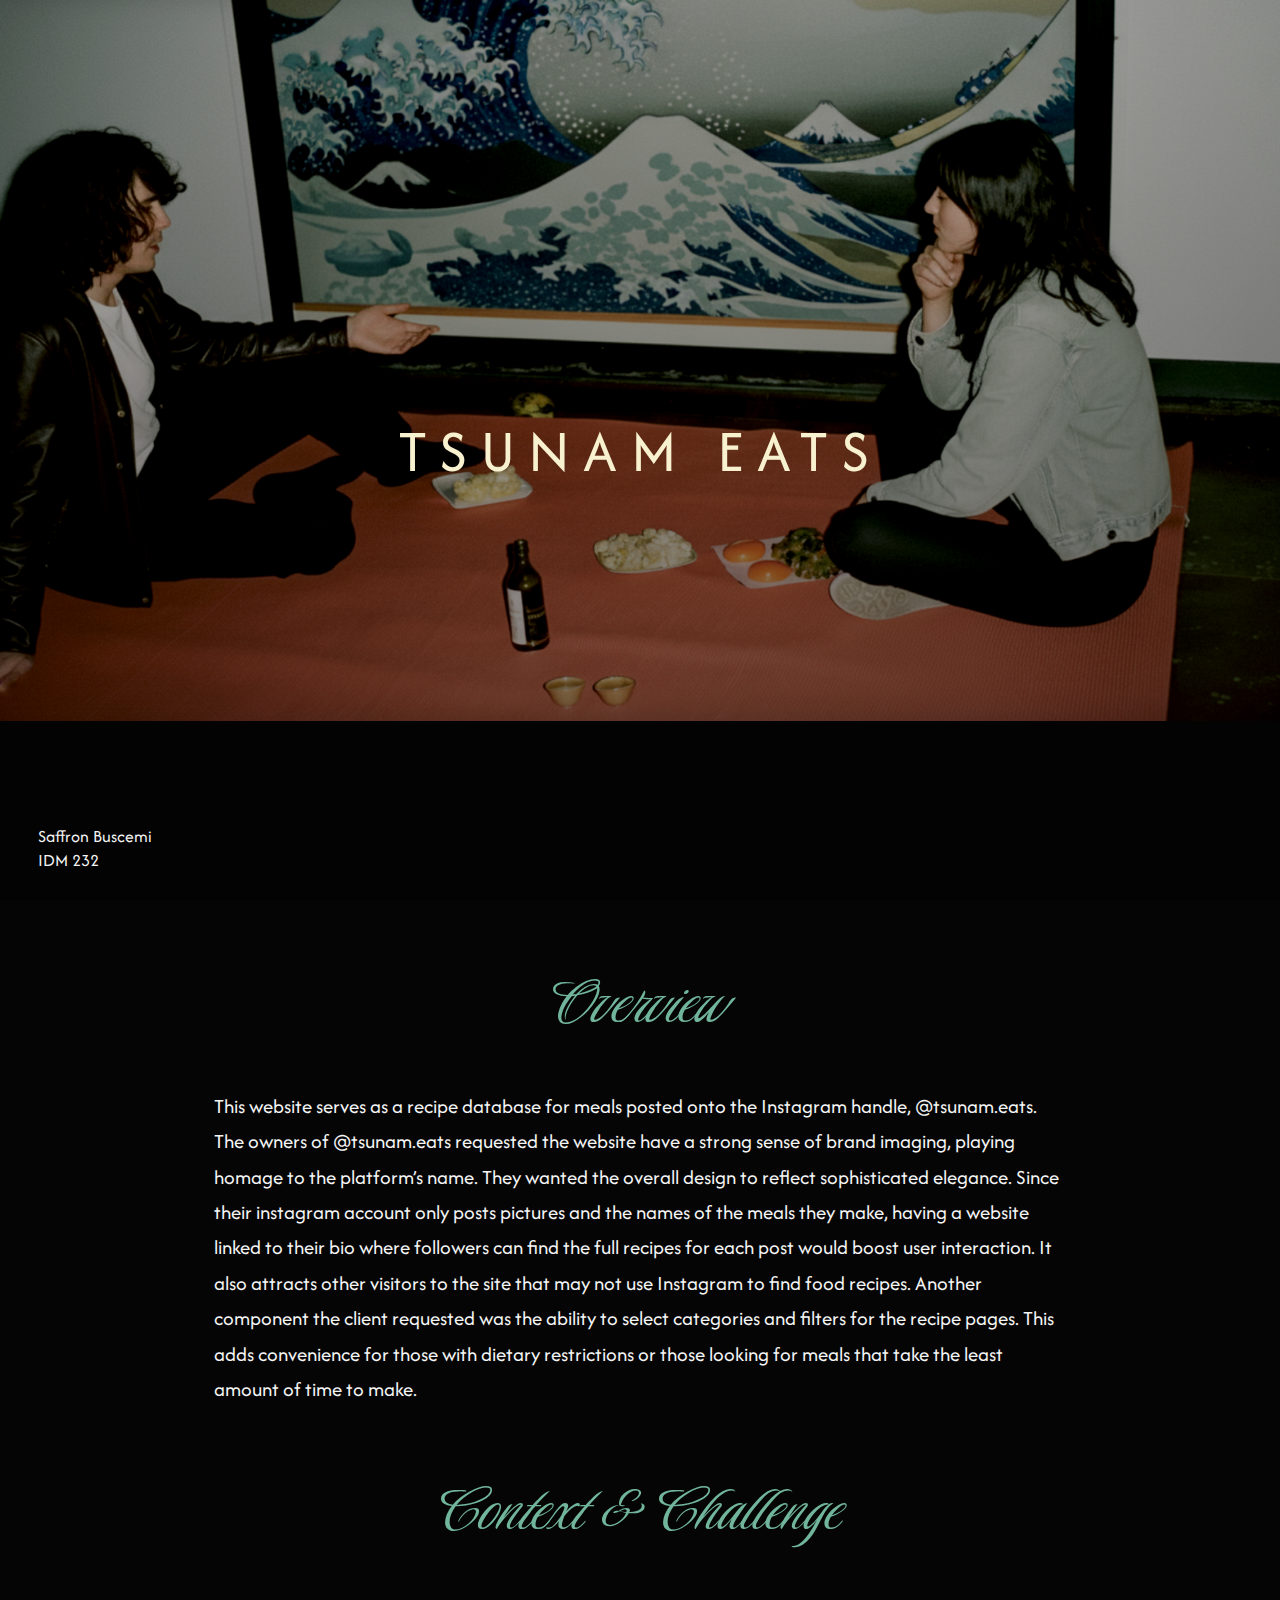
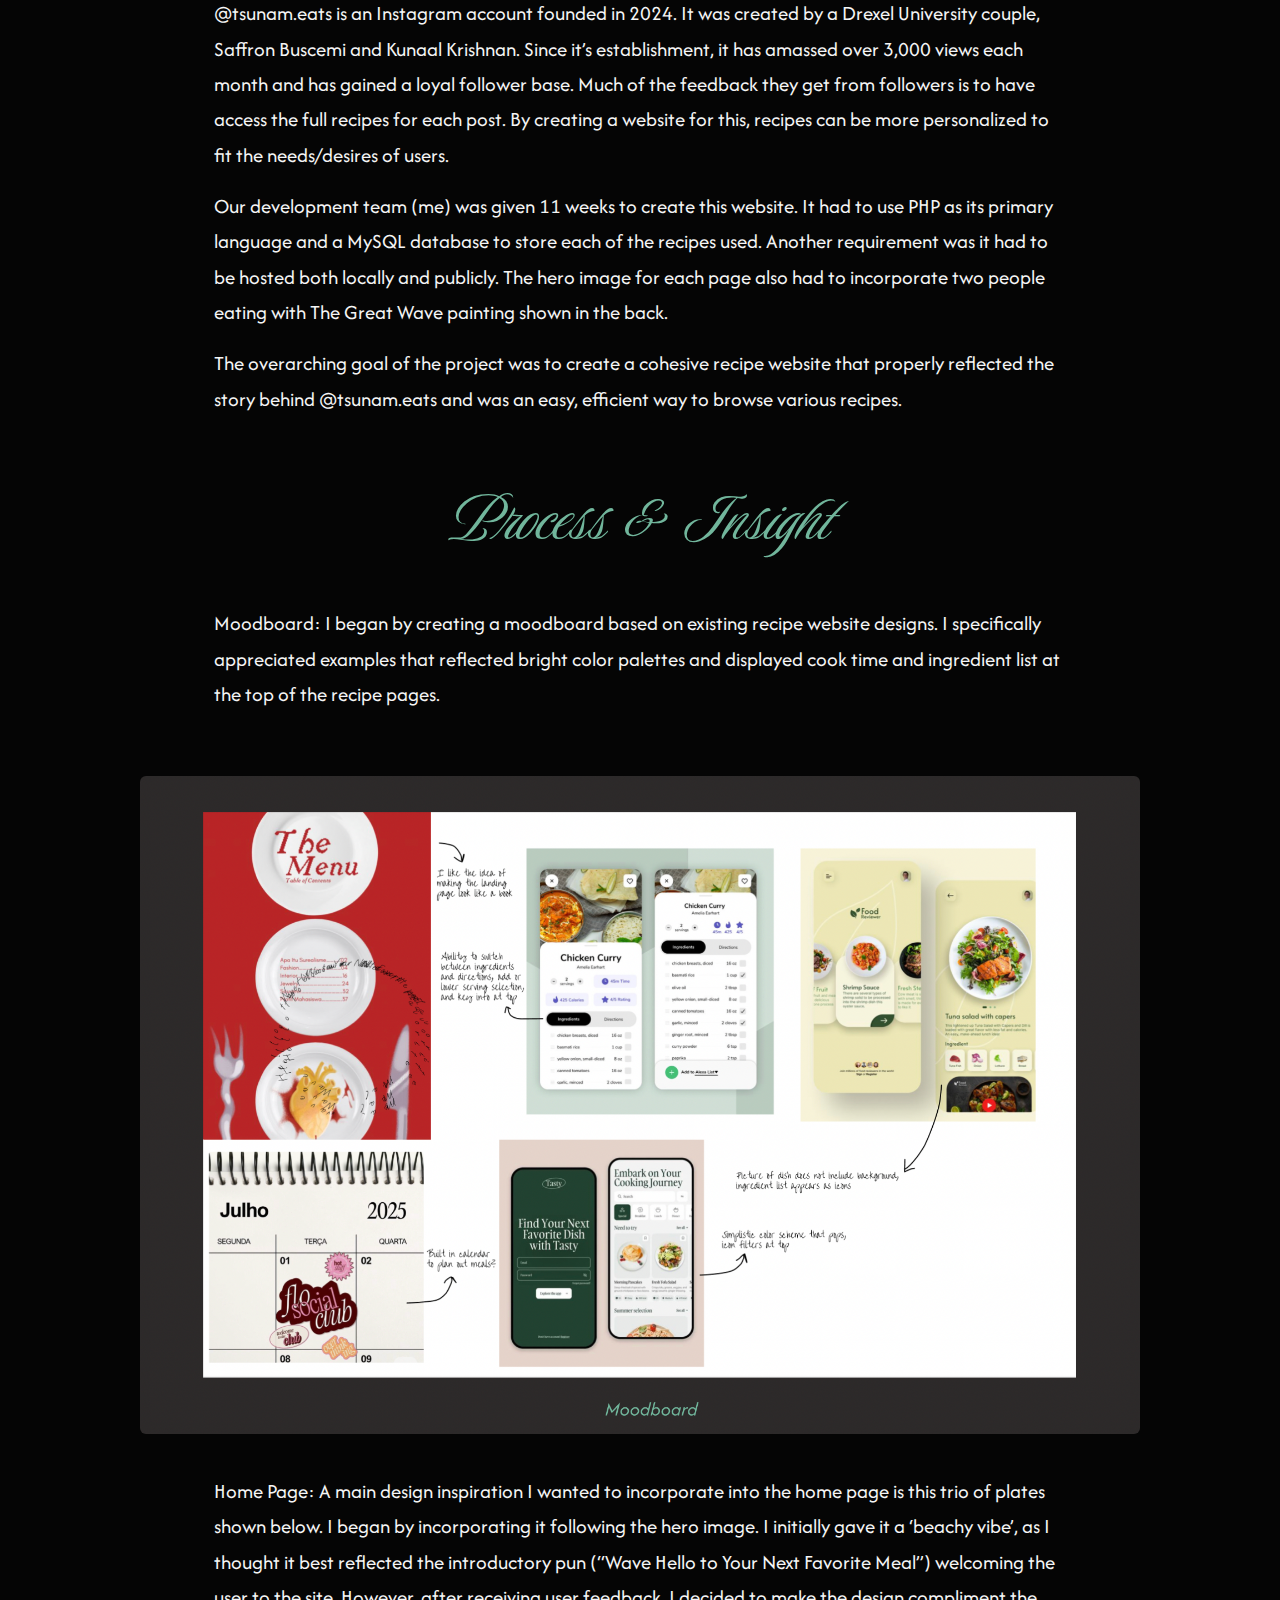
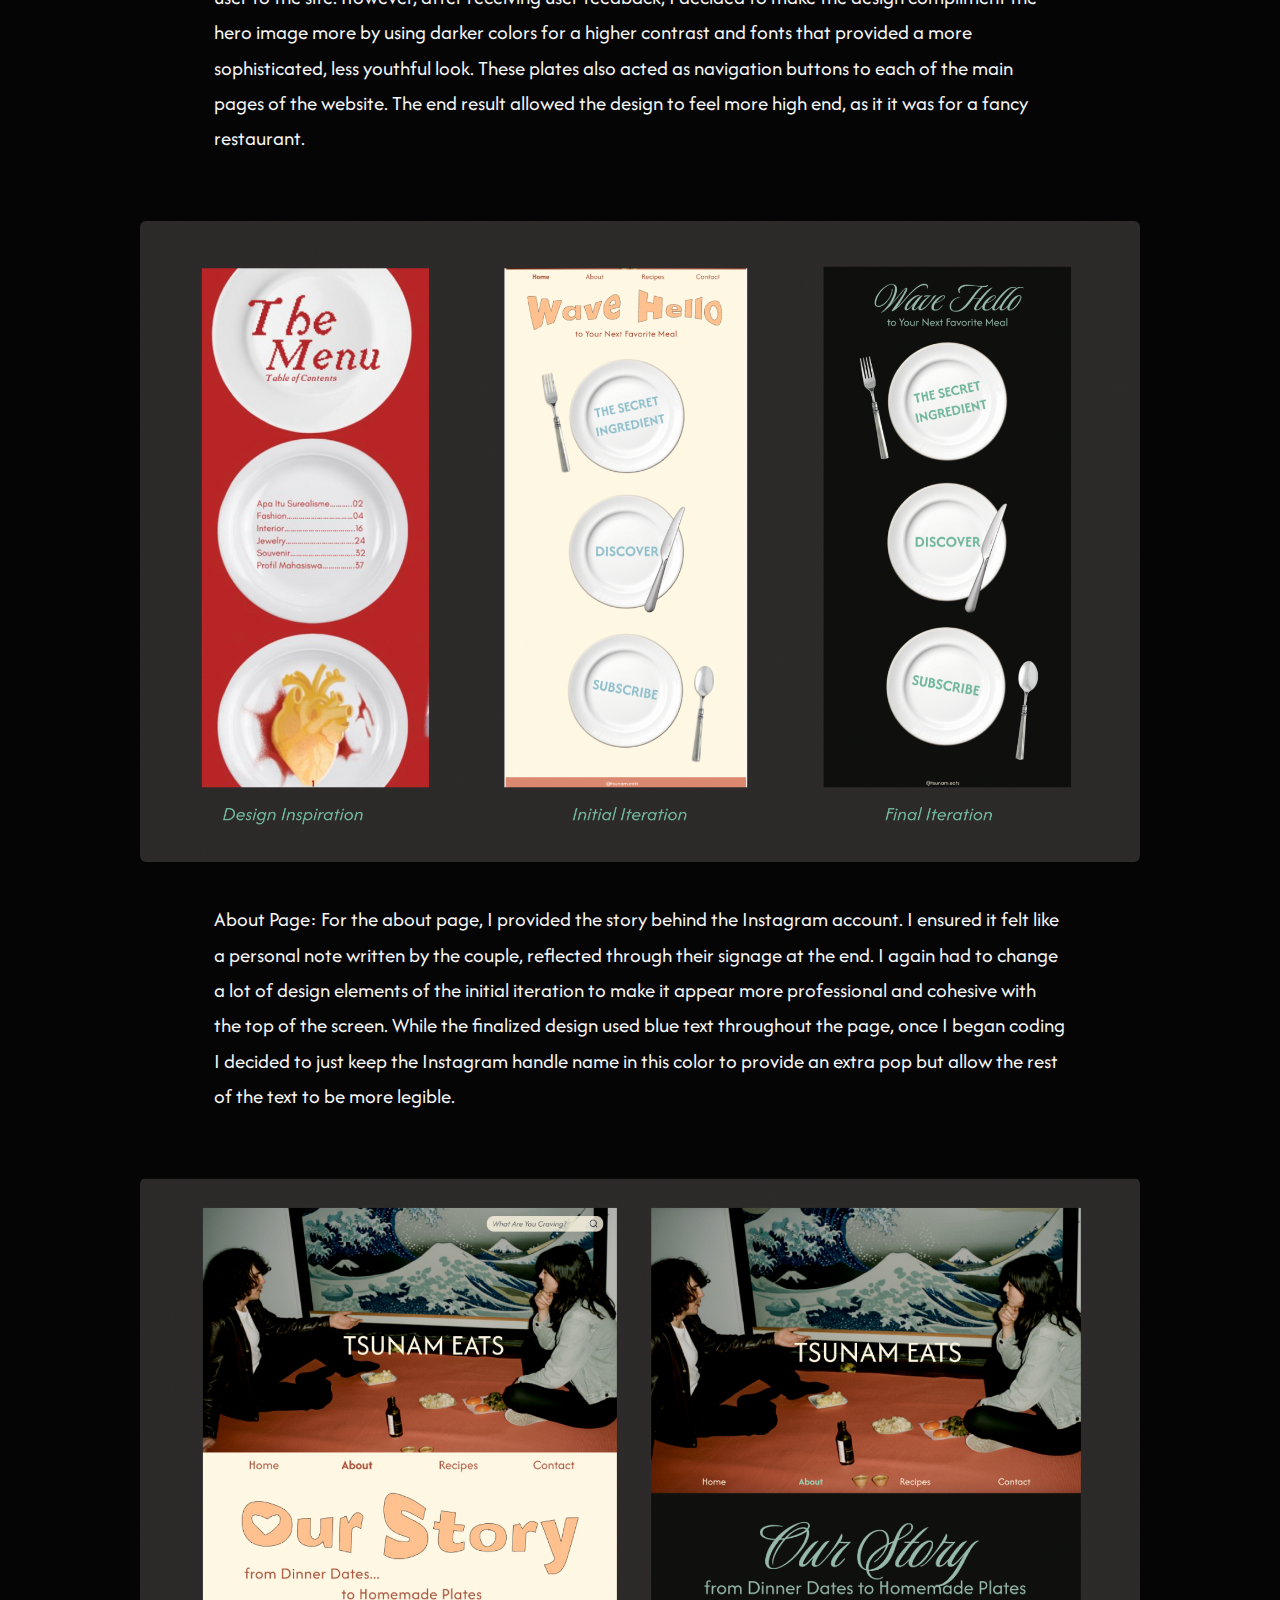
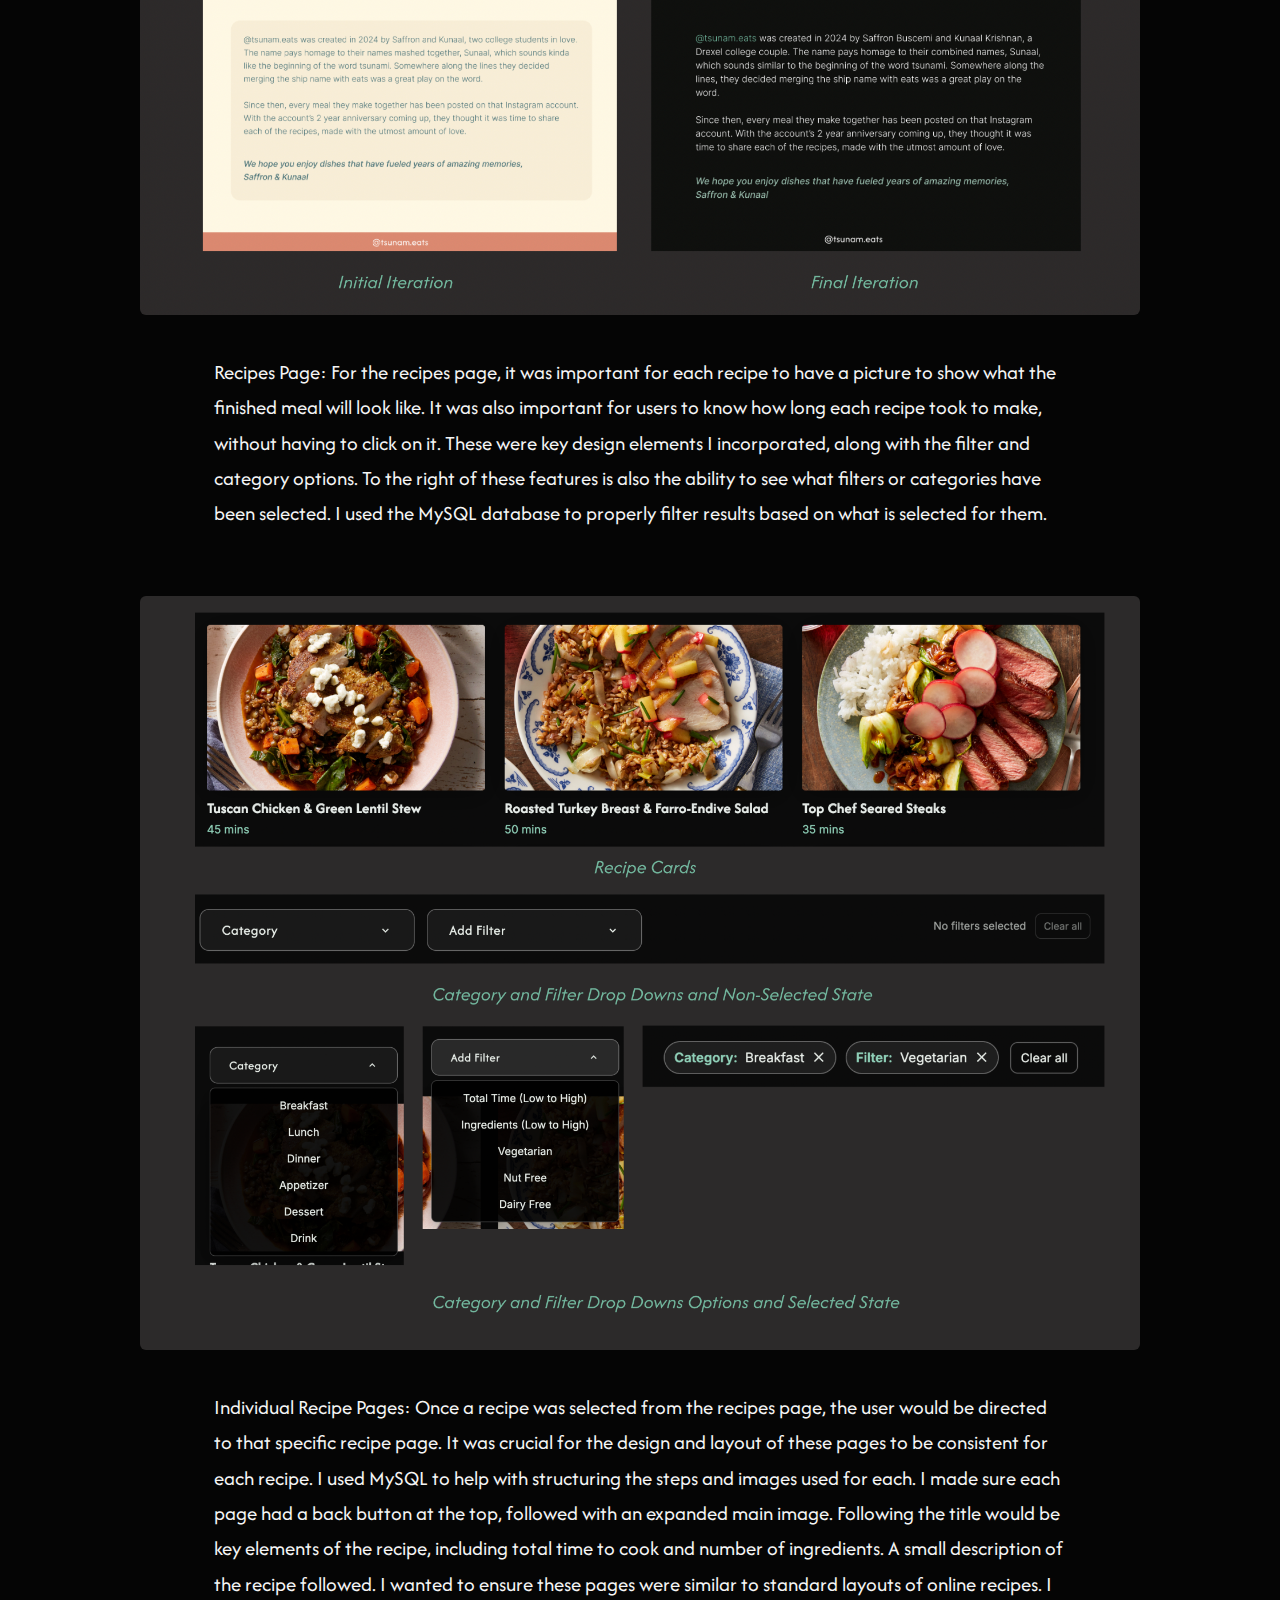
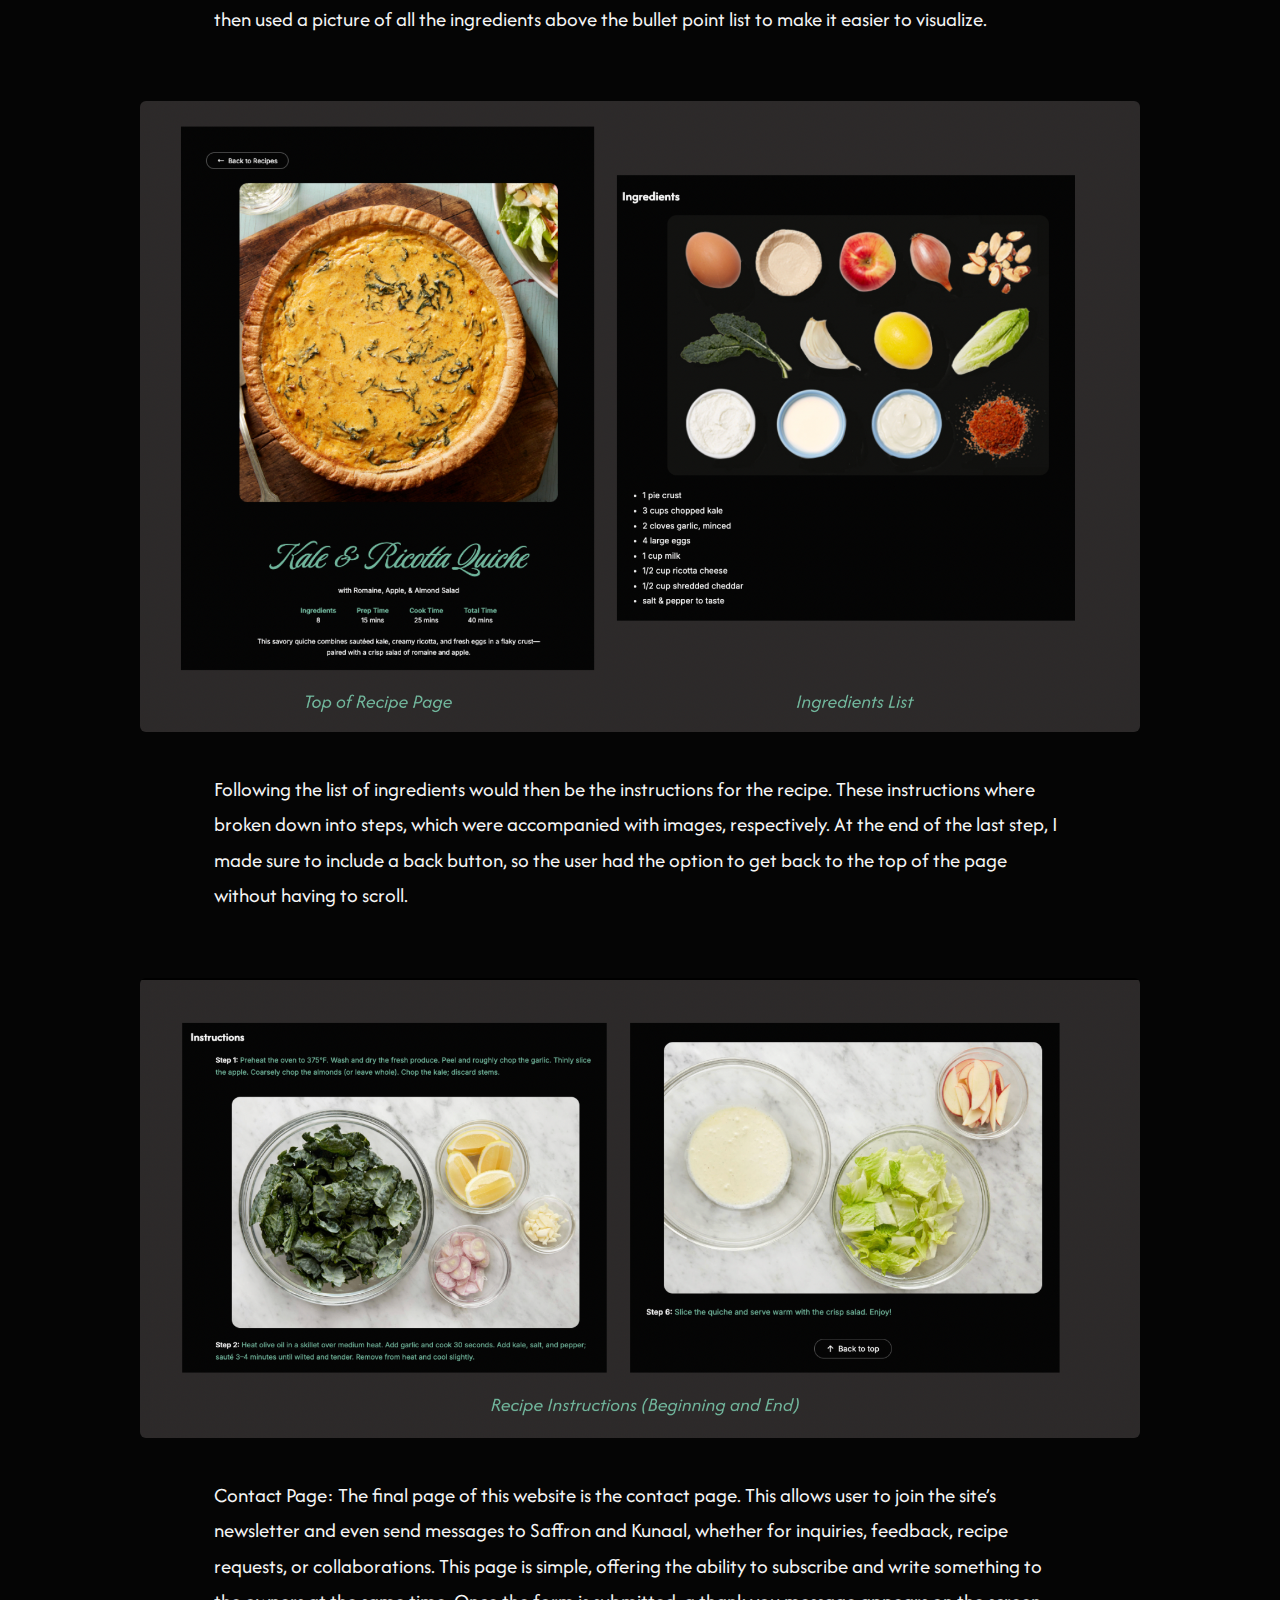
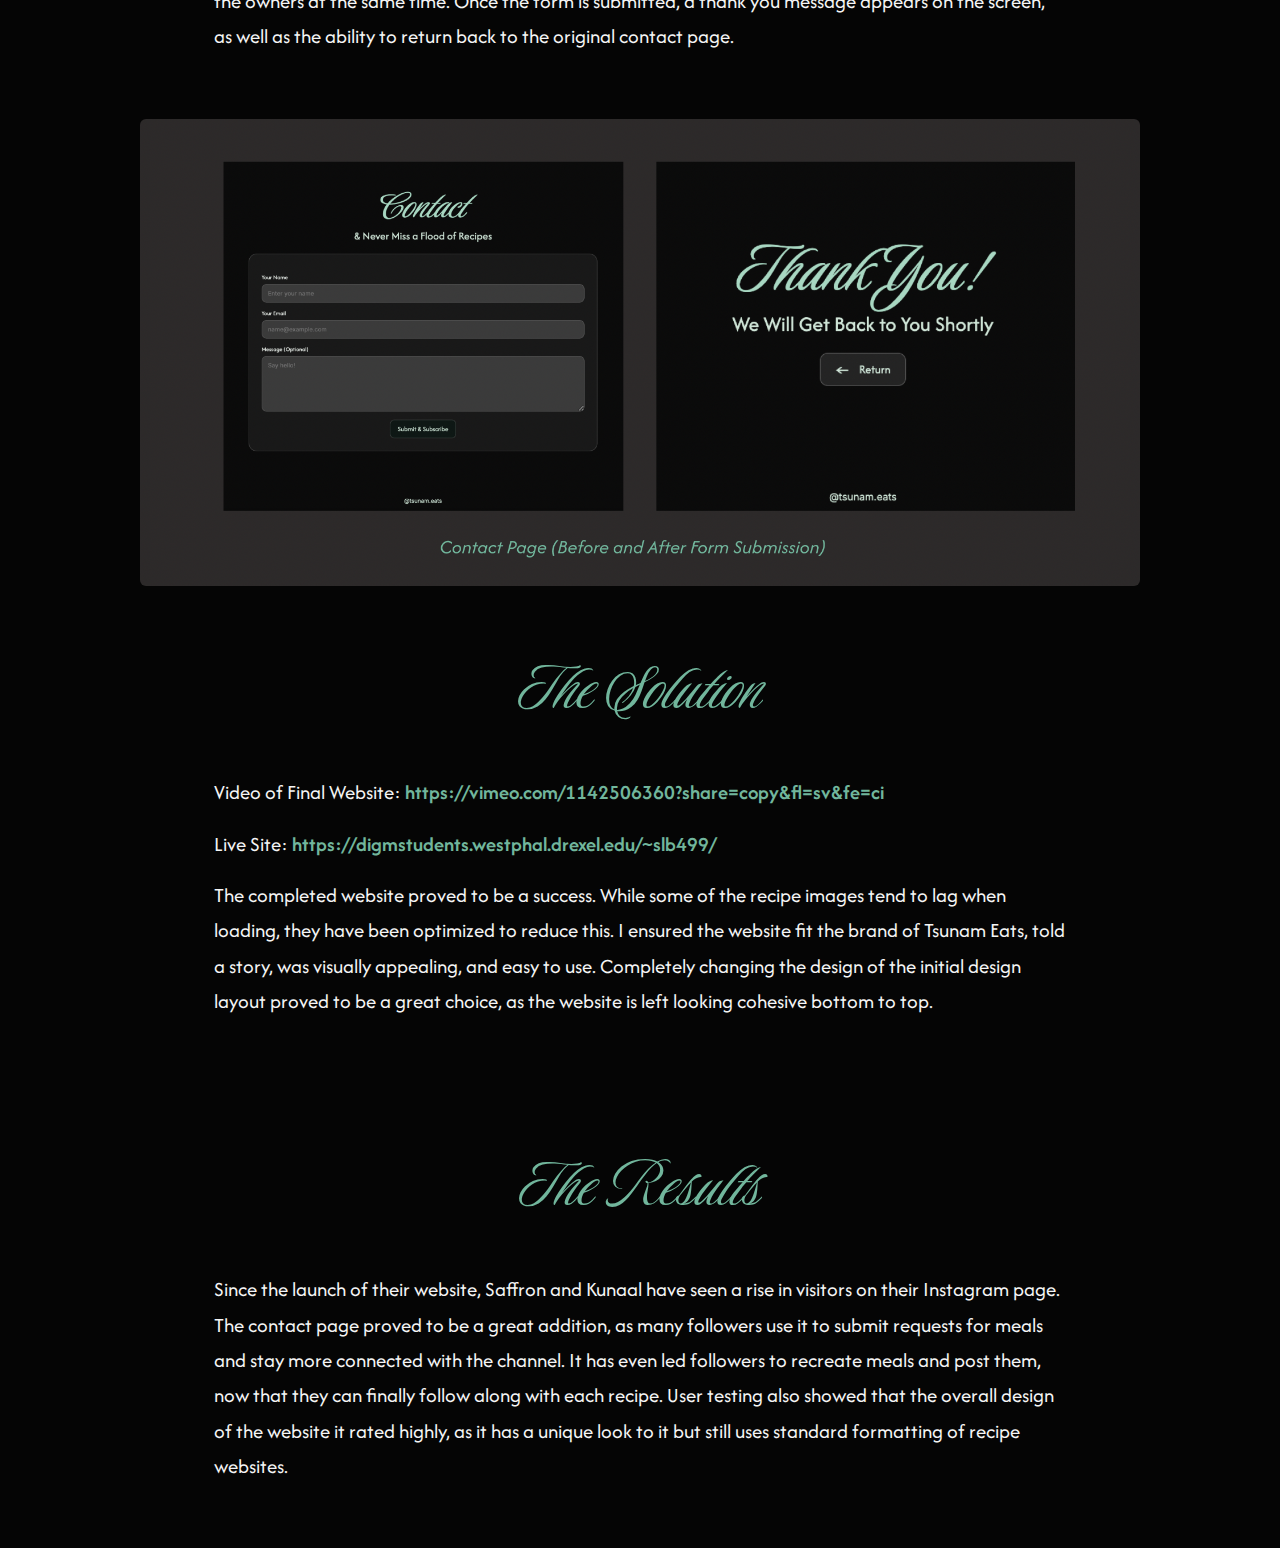
<file: index.html>
<!DOCTYPE html>
<html lang="en">
<head>
  <meta charset="UTF-8" />
  <meta name="viewport" content="width=device-width, initial-scale=1.0" />
  <title>Tsunam Eats • IDM 232 Case Study</title>

  <link href="https://fonts.googleapis.com/css2?family=Luxurious+Script&family=Afacad:wght@300;400;600&display=swap" rel="stylesheet" />
  <link rel="stylesheet" href="styles.css" />
</head>
<body>
  <div class="cs-wrapper">

    <section class="hero-slide">
      <img src="images/hero.jpg" alt="Tsunam Eats hero" class="hero-img" />

      <div class="hero-overlay"></div>

      <div class="hero-title">
        TSUNAM EATS
      </div>

      <div class="hero-credit">
        <span>Saffron Buscemi</span><br />
        <span>IDM 232</span>
      </div>
    </section>
    <div class="cs-text">
        <h2>Overview</h2>
        <p>
        This website serves as a recipe database for meals posted onto the Instagram handle, 
        @tsunam.eats. The owners of @tsunam.eats requested the website have a strong sense of 
        brand imaging, playing homage to the platform’s name.  They wanted the overall design 
        to reflect sophisticated elegance. Since their instagram account only posts pictures 
        and the names of the meals they make, having a website linked to their bio where 
        followers can find the full recipes for each post would boost user interaction. 
        It also attracts other visitors to the site that may not use Instagram to find 
        food recipes. Another component the client requested was the ability to select 
        categories and filters for the recipe pages. This adds convenience for those with 
        dietary restrictions or those looking for meals that take the least amount of time
        to make. 
        </p>
      </div>
    </section>
    <div class="cs-text">
        <h2>Context & Challenge</h2>
        <p>
            @tsunam.eats is an Instagram account founded in 2024. It was created by a Drexel 
            University couple, Saffron Buscemi and Kunaal Krishnan. Since it’s establishment, 
            it has amassed over 3,000 views each month and has gained a loyal follower base.
             Much of the feedback they get from followers is to have access the full recipes 
             for each post. By creating a website for this, recipes can be more personalized 
             to fit the needs/desires of users. 
        </p>
        <p>
            Our development team (me) was given 11 weeks to create this website. It had to use 
            PHP as its primary language and a MySQL database to store each of the recipes used. 
            Another requirement was it had to be hosted both locally and publicly. The hero image 
            for each page also had to incorporate two people eating with The Great Wave painting 
            shown in the back. 
        </p>
        <p>
            The overarching goal of the project was to create a cohesive recipe website that properly
            reflected the story behind @tsunam.eats and was an easy, efficient way to browse various
            recipes. 
        </p>
      </div>
    </section>
</section>
<section class="cs-section">
<div class="cs-text">
    <h2>Process & Insight</h2>
    <p>
        Moodboard: I began by creating a moodboard based on existing recipe website designs. I specifically
        appreciated examples that reflected bright color palettes and displayed cook time and ingredient 
        list at the top of the recipe pages.  
    </p>
  </div>
</section>
    <section class="cs-section">
      <img src="images/image1.jpg" alt="Tsunam Eats moodboard" class="full-img" />
      <div class="cs-text">
      <h2></h2>
        <p>
        Home Page: A main design inspiration I wanted to incorporate into the home page is this trio of plates
        shown below. I began by incorporating it following the hero image. I initially gave it a ‘beachy vibe’,
        as I thought it best reflected the introductory pun (“Wave Hello to Your Next Favorite Meal”) welcoming
        the user to the site. However, after receiving user feedback, I decided to make the design compliment 
        the hero image more by using darker colors for a higher contrast and fonts that provided a more 
        sophisticated, less youthful look. These plates also acted as navigation buttons to each of the main 
        pages of the website. The end result allowed the design to feel more high end, as it it was for a fancy 
        restaurant. 
        </p>
        </div>
    </section>


    <section class="cs-section">
      <img src="images/image2.jpg" alt="Home page design iterations" class="full-img" />

      <div class="cs-text">
        <h2></h2>
        <p>
        About Page: For the about page, I provided the story behind the Instagram account. I ensured 
        it felt like a personal note written by the couple, reflected through their signage at the end. 
        I again had to change a lot of design elements  of the initial iteration to make it appear more 
        professional and cohesive with the top of the screen. While the finalized design used blue text 
        throughout the page, once I began coding I decided to just keep the Instagram handle name in this 
        color to provide an extra pop but allow the rest of the text to be more legible. 
        </p>
      </div>
    </section>

    <section class="cs-section">
      <img src="images/image3.jpg" alt="About page design iterations" class="full-img" />

      <div class="cs-text">
        <h2></h2>
        <p>
        Recipes Page: For the recipes page, it was important for each recipe to have a picture to show what 
        the finished meal will look like. It was also important for users to know how long each recipe took 
        to make, without having to click on it. These were key design elements I incorporated, along with  
        the filter and category options. To the right of these features is also the ability to see what filters
        or categories have been selected. I used the MySQL database to properly filter results based on what is 
        selected for them. 
        </p>
      </div>
    </section>

    <section class="cs-section">
      <img src="images/image4.jpg" alt="Recipe cards and filter UI" class="full-img" />

      <div class="cs-text">
        <h2></h2>
        <p>
        Individual Recipe Pages: Once a recipe was selected from the recipes page, the user would be directed to that 
        specific recipe page. It was crucial for the design and layout of these pages to be consistent for each recipe. 
        I used MySQL to help with structuring the steps and images used for each.  I made sure each page had a back 
        button at the top, followed with an expanded main image. Following the title would be key elements of the recipe, 
        including total time to cook and number of ingredients. A small description of the recipe followed. I wanted to 
        ensure these pages were similar to standard layouts of online recipes. I then used a picture of all the ingredients 
        above the bullet point list to make it easier to visualize. 
        </p>
      </div>
    </section>

    <section class="cs-section">
      <img src="images/image5.jpg" alt="Recipe top section and ingredients layout" class="full-img" />

      <div class="cs-text">
        <h2></h2>
        <p>
        Following the list of ingredients would then be the instructions for the recipe. These instructions where broken down 
        into steps, which were accompanied with images, respectively. At the end of the last step, I made sure to include a back 
        button, so the user had the option to get back to the top of the page without having to scroll.
        </p>
      </div>
    </section>

    <section class="cs-section">
      <img src="images/image6.jpg" alt="Recipe instruction steps" class="full-img" />

      <div class="cs-text">
        <h2></h2>
        <p>
        Contact Page: The final page of this website is the contact page. This allows user to join the site’s newsletter and even 
        send messages to Saffron and Kunaal, whether for inquiries, feedback, recipe requests, or collaborations.  This page is simple, 
        offering the ability to subscribe and write something to the owners at the same time. Once the form is submitted, a thank you 
        message appears on the screen, as well as the ability to return back to the original contact page.
        </p>
      </div>
    </section>


    <section class="cs-section">
      <img src="images/image7.jpg" alt="Contact page and thank you state" class="full-img" />

      <div class="cs-text">
        <h2>The Solution</h2>
        <p>
          Video of Final Website:
          <a href="https://vimeo.com/1142506360?share=copy&fl=sv&fe=ci" class="cs-link" target="_blank">
            https://vimeo.com/1142506360?share=copy&fl=sv&fe=ci
          </a>
        </p>
        
        <p>
          Live Site:
          <a href="https://digmstudents.westphal.drexel.edu/~slb499/" class="cs-link" target="_blank">
            https://digmstudents.westphal.drexel.edu/~slb499/
          </a>
        </p>
        
        <p>
        The completed website proved to be a success. While some of the recipe images tend to lag when loading, they have been optimized 
        to reduce this. I ensured the website fit the brand of Tsunam Eats, told a story, was visually appealing, and easy to use. 
        Completely changing the design of the initial design layout proved to be a great choice, as the website is left looking cohesive 
        bottom to top. 
        </p>
      </div>
    </section>

    <section class="cs-section">
        <div class="cs-text">
          <h2>The Results</h2>
          <p>
            Since the launch of their website, Saffron and Kunaal have seen a rise in visitors on their Instagram page. The contact page 
            proved to be a great addition, as many followers use it to submit requests for meals and stay more connected with the channel. 
            It has even led followers to recreate meals and post them, now that they can finally follow along with each recipe. 
            User testing also showed that the overall design of the website it rated highly, as it has a unique look to it but still 
            uses standard formatting of recipe websites. 
          </p>
        </div>
      </section>

  </div>
</body>
</html>
</file>
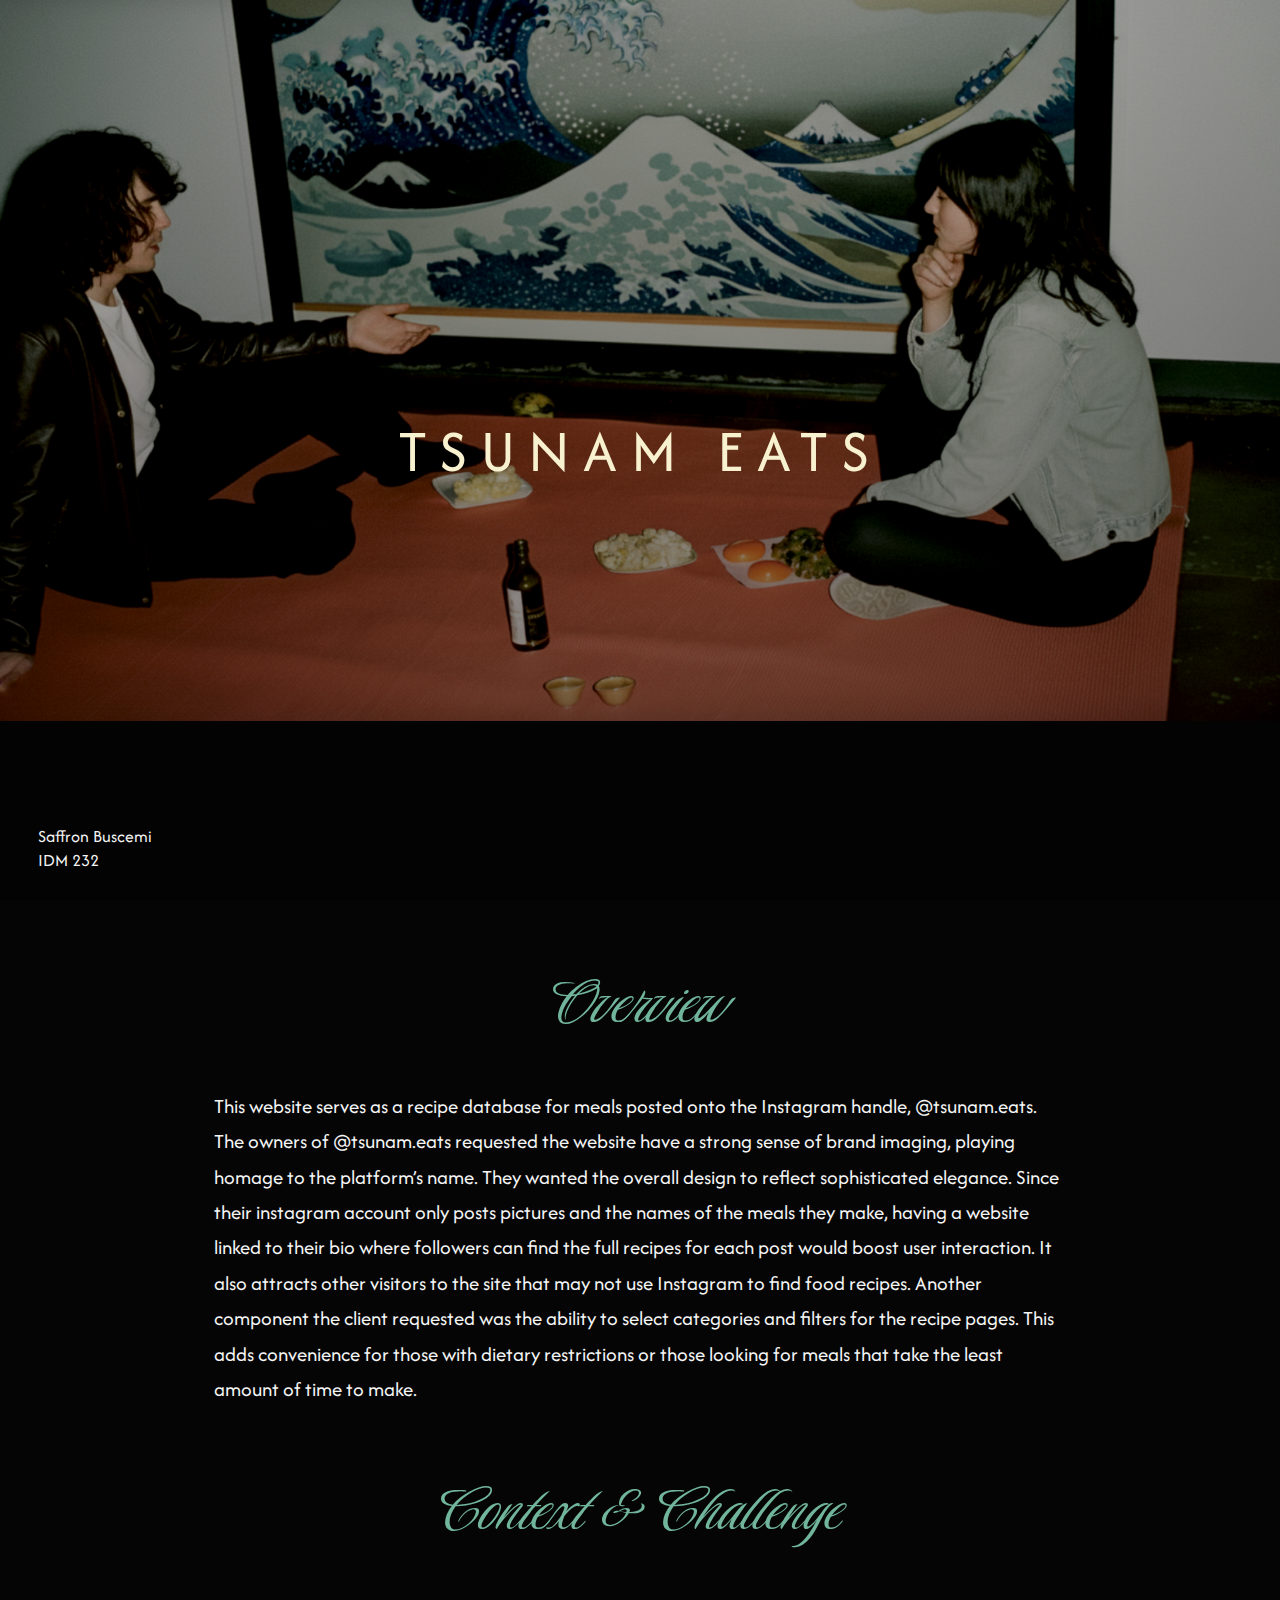
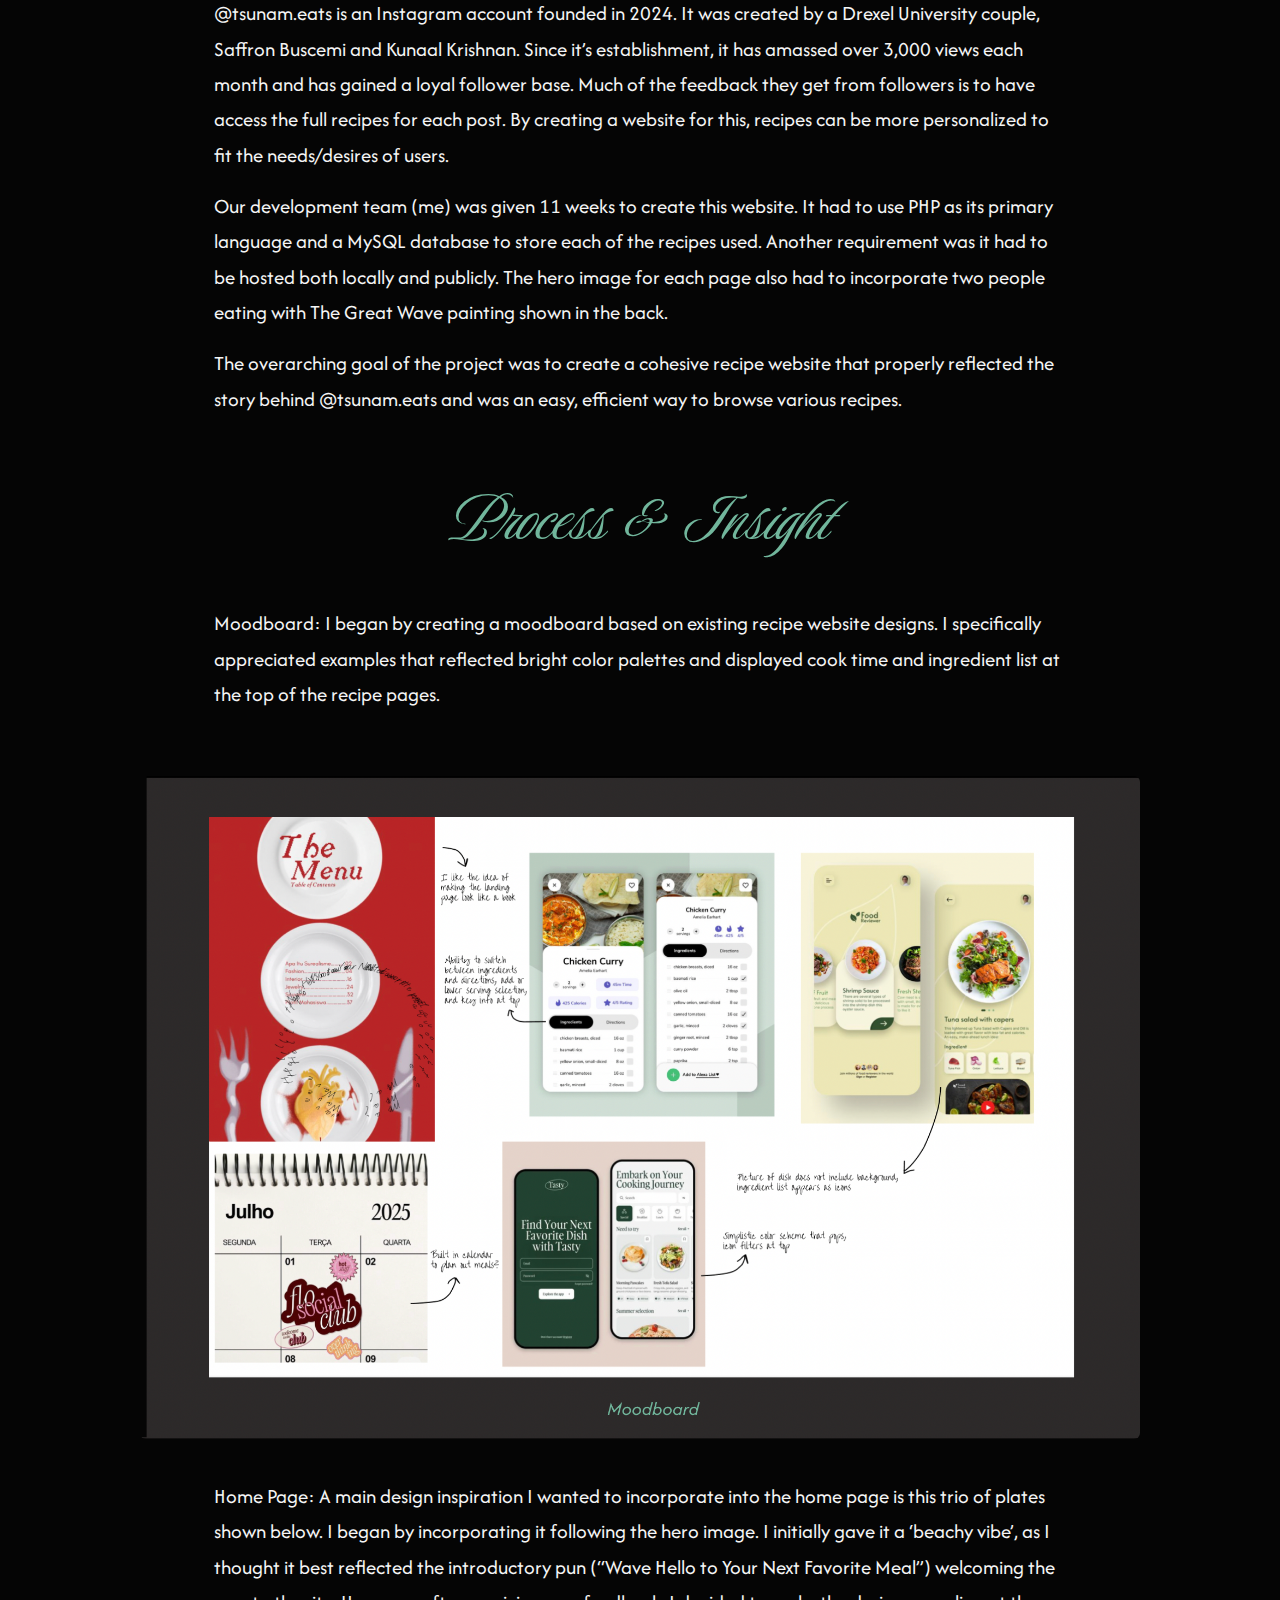
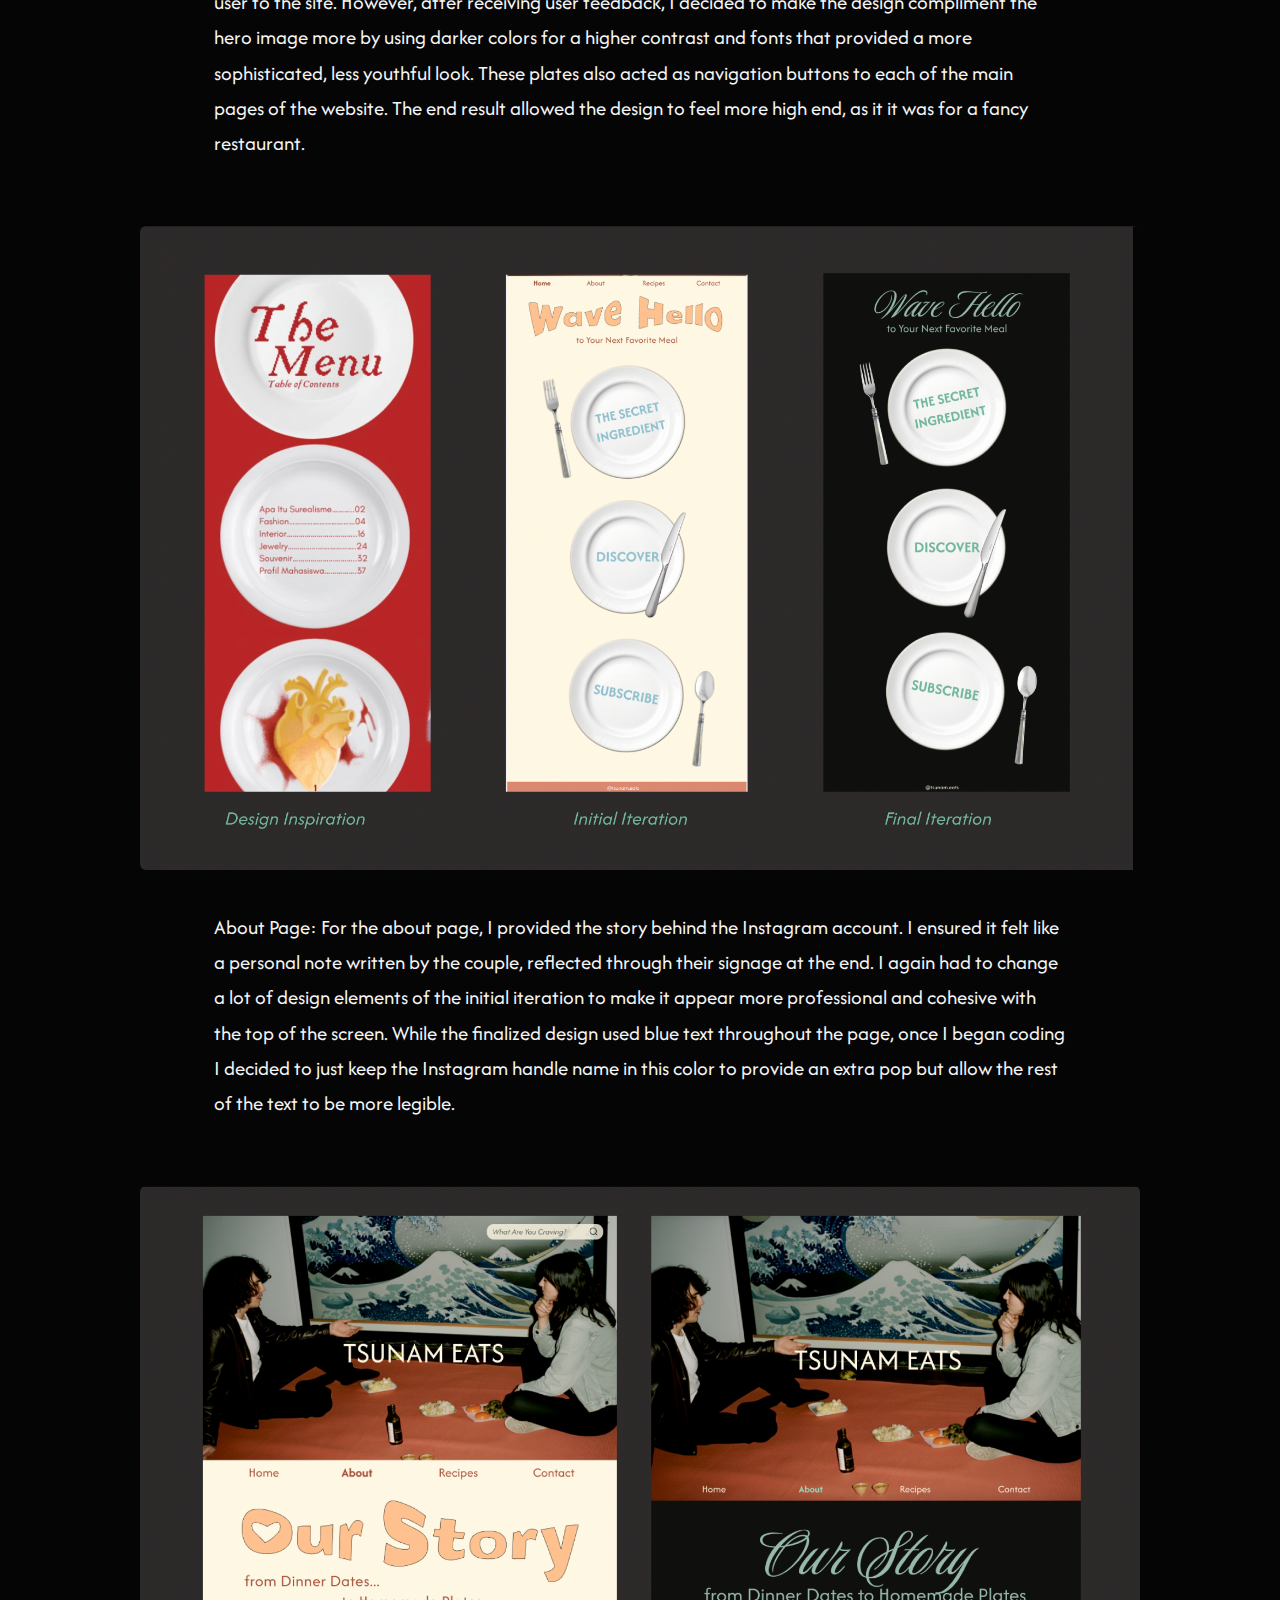
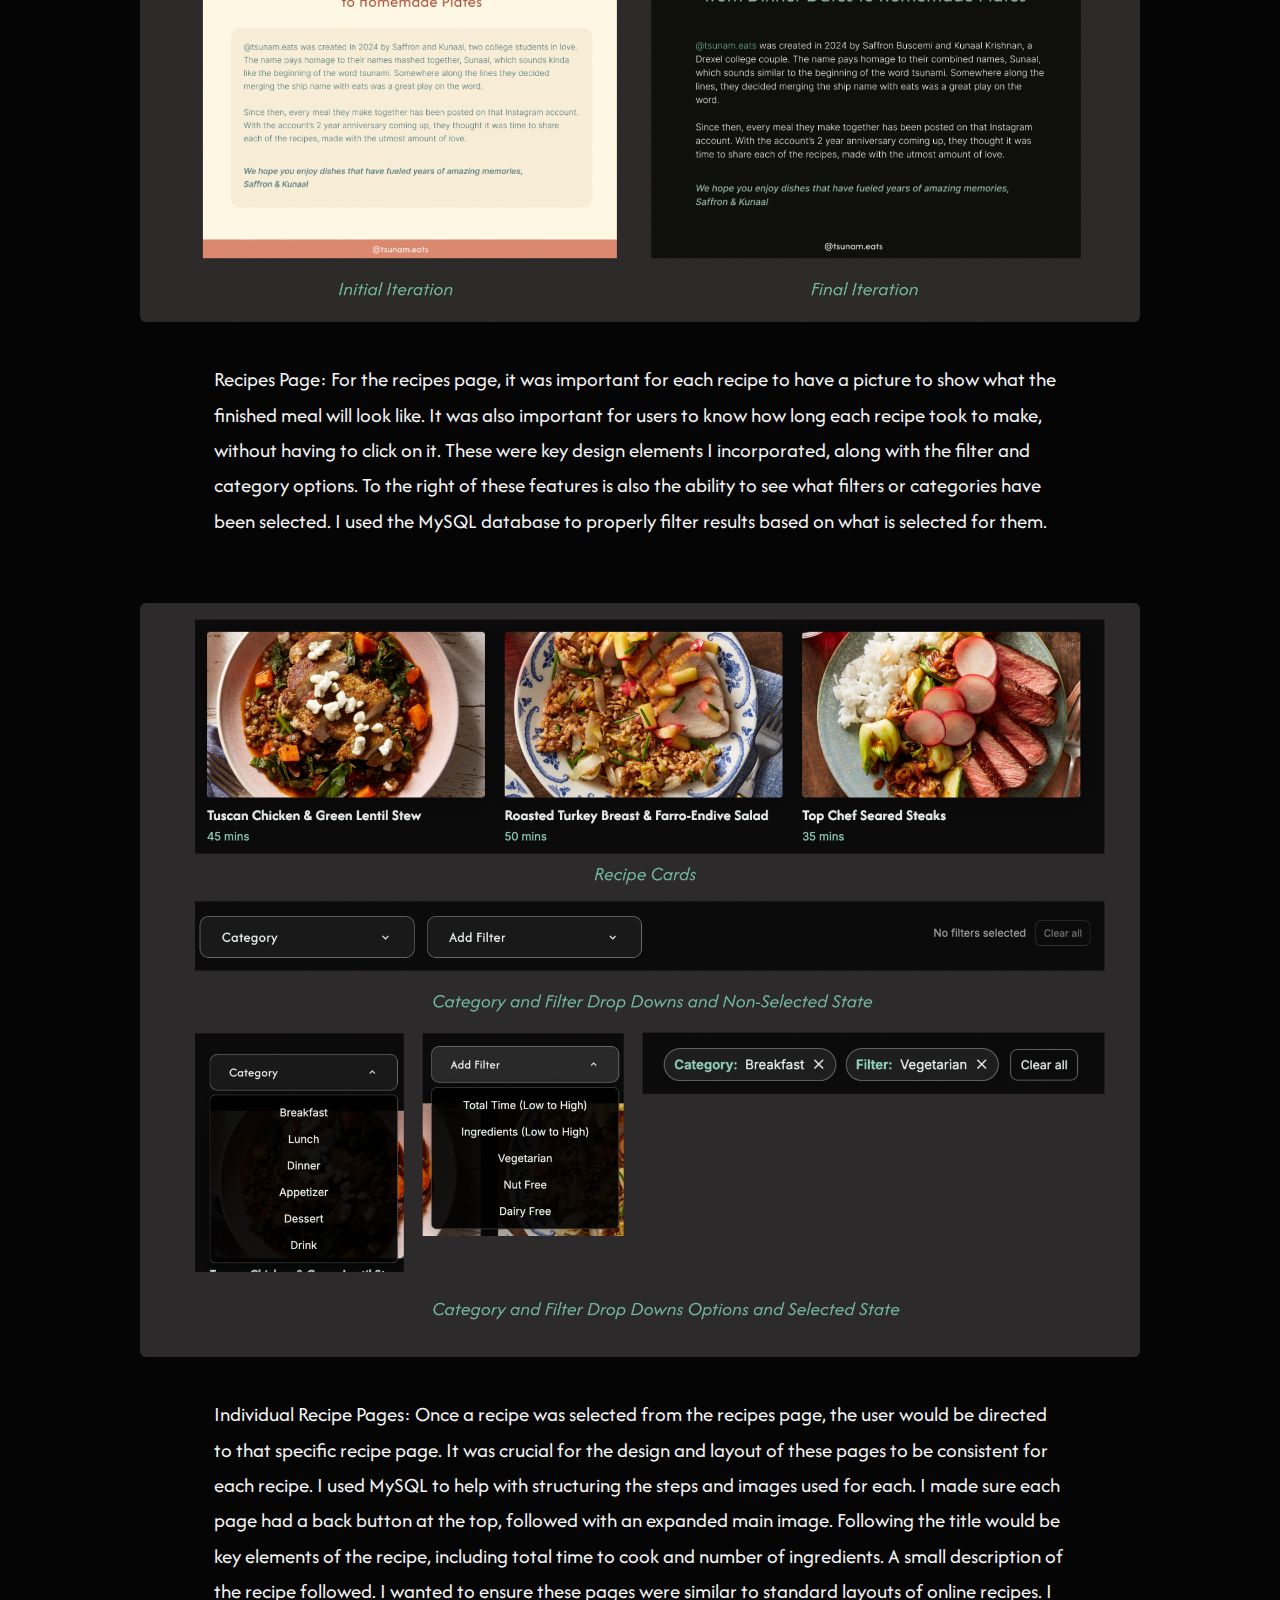
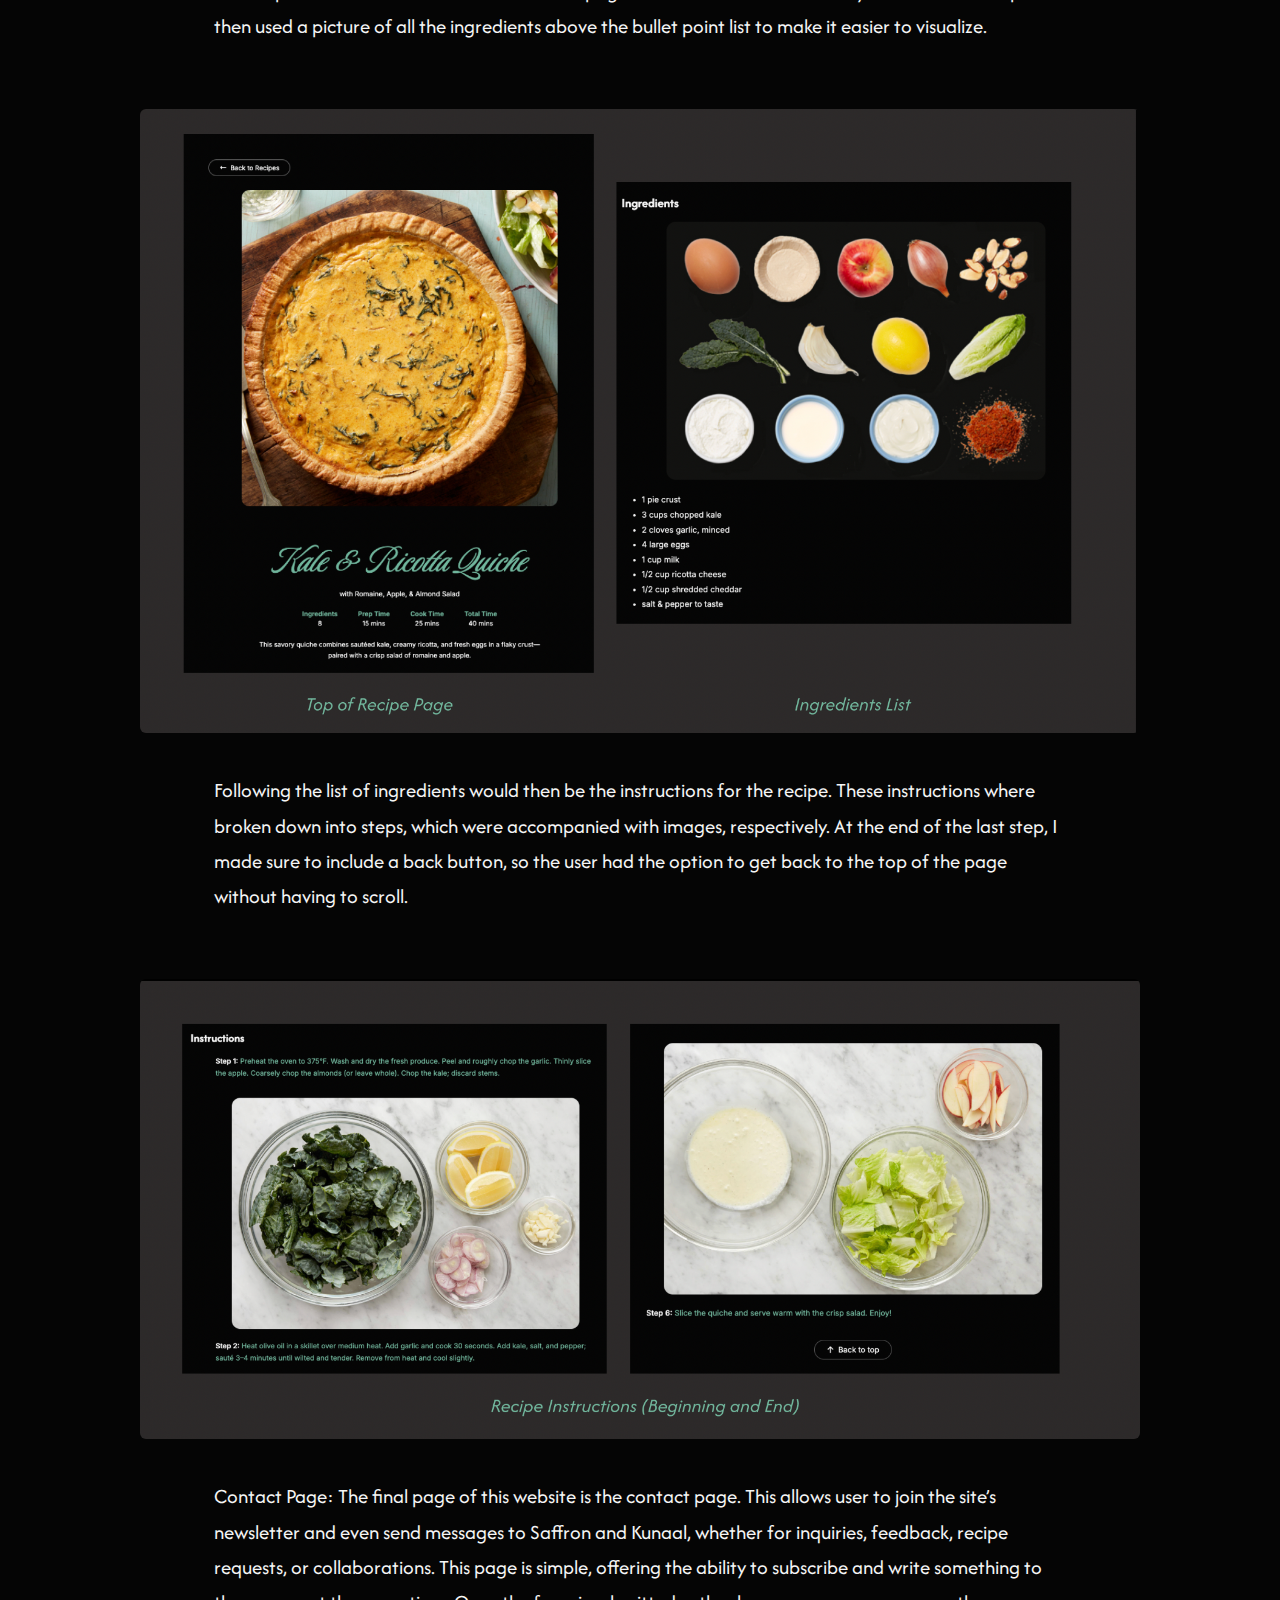
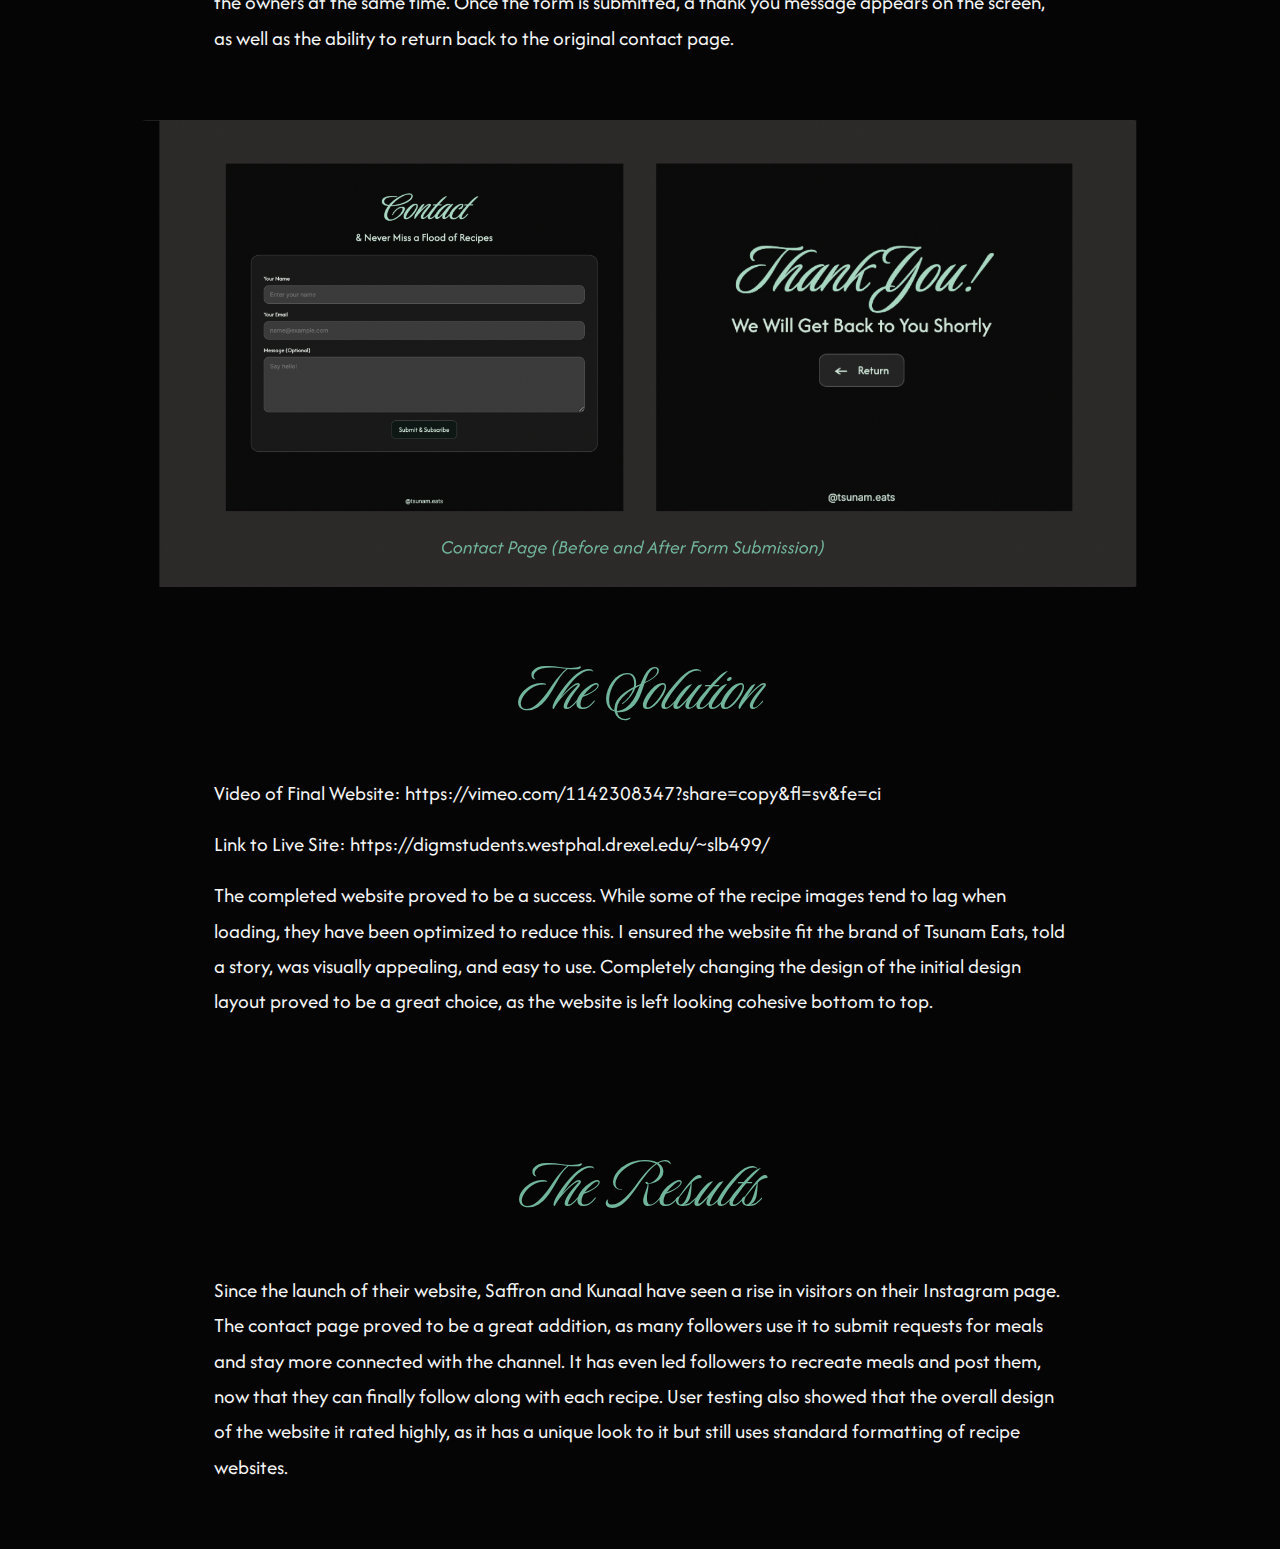
<file: case-study.html>
<!DOCTYPE html>
<html lang="en">
<head>
  <meta charset="UTF-8" />
  <meta name="viewport" content="width=device-width, initial-scale=1.0" />
  <title>Tsunam Eats • IDM 232 Case Study</title>

  <link href="https://fonts.googleapis.com/css2?family=Luxurious+Script&family=Afacad:wght@300;400;600&display=swap" rel="stylesheet" />
  <link rel="stylesheet" href="case-study.css" />
</head>
<body>
  <div class="cs-wrapper">

    <section class="hero-slide">
      <img src="images/hero.jpg" alt="Tsunam Eats hero" class="hero-img" />

      <div class="hero-overlay"></div>

      <div class="hero-title">
        TSUNAM EATS
      </div>

      <div class="hero-credit">
        <span>Saffron Buscemi</span><br />
        <span>IDM 232</span>
      </div>
    </section>
    <div class="cs-text">
        <h2>Overview</h2>
        <p>
        This website serves as a recipe database for meals posted onto the Instagram handle, 
        @tsunam.eats. The owners of @tsunam.eats requested the website have a strong sense of 
        brand imaging, playing homage to the platform’s name.  They wanted the overall design 
        to reflect sophisticated elegance. Since their instagram account only posts pictures 
        and the names of the meals they make, having a website linked to their bio where 
        followers can find the full recipes for each post would boost user interaction. 
        It also attracts other visitors to the site that may not use Instagram to find 
        food recipes. Another component the client requested was the ability to select 
        categories and filters for the recipe pages. This adds convenience for those with 
        dietary restrictions or those looking for meals that take the least amount of time
        to make. 
        </p>
      </div>
    </section>
    <div class="cs-text">
        <h2>Context & Challenge</h2>
        <p>
            @tsunam.eats is an Instagram account founded in 2024. It was created by a Drexel 
            University couple, Saffron Buscemi and Kunaal Krishnan. Since it’s establishment, 
            it has amassed over 3,000 views each month and has gained a loyal follower base.
             Much of the feedback they get from followers is to have access the full recipes 
             for each post. By creating a website for this, recipes can be more personalized 
             to fit the needs/desires of users. 
        </p>
        <p>
            Our development team (me) was given 11 weeks to create this website. It had to use 
            PHP as its primary language and a MySQL database to store each of the recipes used. 
            Another requirement was it had to be hosted both locally and publicly. The hero image 
            for each page also had to incorporate two people eating with The Great Wave painting 
            shown in the back. 
        </p>
        <p>
            The overarching goal of the project was to create a cohesive recipe website that properly
            reflected the story behind @tsunam.eats and was an easy, efficient way to browse various
            recipes. 
        </p>
      </div>
    </section>
</section>
<section class="cs-section">
<div class="cs-text">
    <h2>Process & Insight</h2>
    <p>
        Moodboard: I began by creating a moodboard based on existing recipe website designs. I specifically
        appreciated examples that reflected bright color palettes and displayed cook time and ingredient 
        list at the top of the recipe pages.  
    </p>
  </div>
</section>
    <section class="cs-section">
      <img src="images/image1.png" alt="Tsunam Eats moodboard" class="full-img" />
      <div class="cs-text">
      <h2></h2>
        <p>
        Home Page: A main design inspiration I wanted to incorporate into the home page is this trio of plates
        shown below. I began by incorporating it following the hero image. I initially gave it a ‘beachy vibe’,
        as I thought it best reflected the introductory pun (“Wave Hello to Your Next Favorite Meal”) welcoming
        the user to the site. However, after receiving user feedback, I decided to make the design compliment 
        the hero image more by using darker colors for a higher contrast and fonts that provided a more 
        sophisticated, less youthful look. These plates also acted as navigation buttons to each of the main 
        pages of the website. The end result allowed the design to feel more high end, as it it was for a fancy 
        restaurant. 
        </p>
        </div>
    </section>


    <section class="cs-section">
      <img src="images/image2.png" alt="Home page design iterations" class="full-img" />

      <div class="cs-text">
        <h2></h2>
        <p>
        About Page: For the about page, I provided the story behind the Instagram account. I ensured 
        it felt like a personal note written by the couple, reflected through their signage at the end. 
        I again had to change a lot of design elements  of the initial iteration to make it appear more 
        professional and cohesive with the top of the screen. While the finalized design used blue text 
        throughout the page, once I began coding I decided to just keep the Instagram handle name in this 
        color to provide an extra pop but allow the rest of the text to be more legible. 
        </p>
      </div>
    </section>

    <section class="cs-section">
      <img src="images/image3.jpg" alt="About page design iterations" class="full-img" />

      <div class="cs-text">
        <h2></h2>
        <p>
        Recipes Page: For the recipes page, it was important for each recipe to have a picture to show what 
        the finished meal will look like. It was also important for users to know how long each recipe took 
        to make, without having to click on it. These were key design elements I incorporated, along with  
        the filter and category options. To the right of these features is also the ability to see what filters
        or categories have been selected. I used the MySQL database to properly filter results based on what is 
        selected for them. 
        </p>
      </div>
    </section>

    <section class="cs-section">
      <img src="images/image4.jpg" alt="Recipe cards and filter UI" class="full-img" />

      <div class="cs-text">
        <h2></h2>
        <p>
        Individual Recipe Pages: Once a recipe was selected from the recipes page, the user would be directed to that 
        specific recipe page. It was crucial for the design and layout of these pages to be consistent for each recipe. 
        I used MySQL to help with structuring the steps and images used for each.  I made sure each page had a back 
        button at the top, followed with an expanded main image. Following the title would be key elements of the recipe, 
        including total time to cook and number of ingredients. A small description of the recipe followed. I wanted to 
        ensure these pages were similar to standard layouts of online recipes. I then used a picture of all the ingredients 
        above the bullet point list to make it easier to visualize. 
        </p>
      </div>
    </section>

    <section class="cs-section">
      <img src="images/image5.png" alt="Recipe top section and ingredients layout" class="full-img" />

      <div class="cs-text">
        <h2></h2>
        <p>
        Following the list of ingredients would then be the instructions for the recipe. These instructions where broken down 
        into steps, which were accompanied with images, respectively. At the end of the last step, I made sure to include a back 
        button, so the user had the option to get back to the top of the page without having to scroll.
        </p>
      </div>
    </section>

    <section class="cs-section">
      <img src="images/image6.jpg" alt="Recipe instruction steps" class="full-img" />

      <div class="cs-text">
        <h2></h2>
        <p>
        Contact Page: The final page of this website is the contact page. This allows user to join the site’s newsletter and even 
        send messages to Saffron and Kunaal, whether for inquiries, feedback, recipe requests, or collaborations.  This page is simple, 
        offering the ability to subscribe and write something to the owners at the same time. Once the form is submitted, a thank you 
        message appears on the screen, as well as the ability to return back to the original contact page.
        </p>
      </div>
    </section>


    <section class="cs-section">
      <img src="images/image7.png" alt="Contact page and thank you state" class="full-img" />

      <div class="cs-text">
        <h2>The Solution</h2>
        <p>
        Video of Final Website: https://vimeo.com/1142308347?share=copy&fl=sv&fe=ci
        </p>
        <p>
        Link to Live Site: https://digmstudents.westphal.drexel.edu/~slb499/
        </p>
        <p>
        The completed website proved to be a success. While some of the recipe images tend to lag when loading, they have been optimized 
        to reduce this. I ensured the website fit the brand of Tsunam Eats, told a story, was visually appealing, and easy to use. 
        Completely changing the design of the initial design layout proved to be a great choice, as the website is left looking cohesive 
        bottom to top. 
        </p>
      </div>
    </section>

    <section class="cs-section">
        <div class="cs-text">
          <h2>The Results</h2>
          <p>
            Since the launch of their website, Saffron and Kunaal have seen a rise in visitors on their Instagram page. The contact page 
            proved to be a great addition, as many followers use it to submit requests for meals and stay more connected with the channel. 
            It has even led followers to recreate meals and post them, now that they can finally follow along with each recipe. 
            User testing also showed that the overall design of the website it rated highly, as it has a unique look to it but still 
            uses standard formatting of recipe websites. 
          </p>
        </div>
      </section>

  </div>
</body>
</html>
</file>
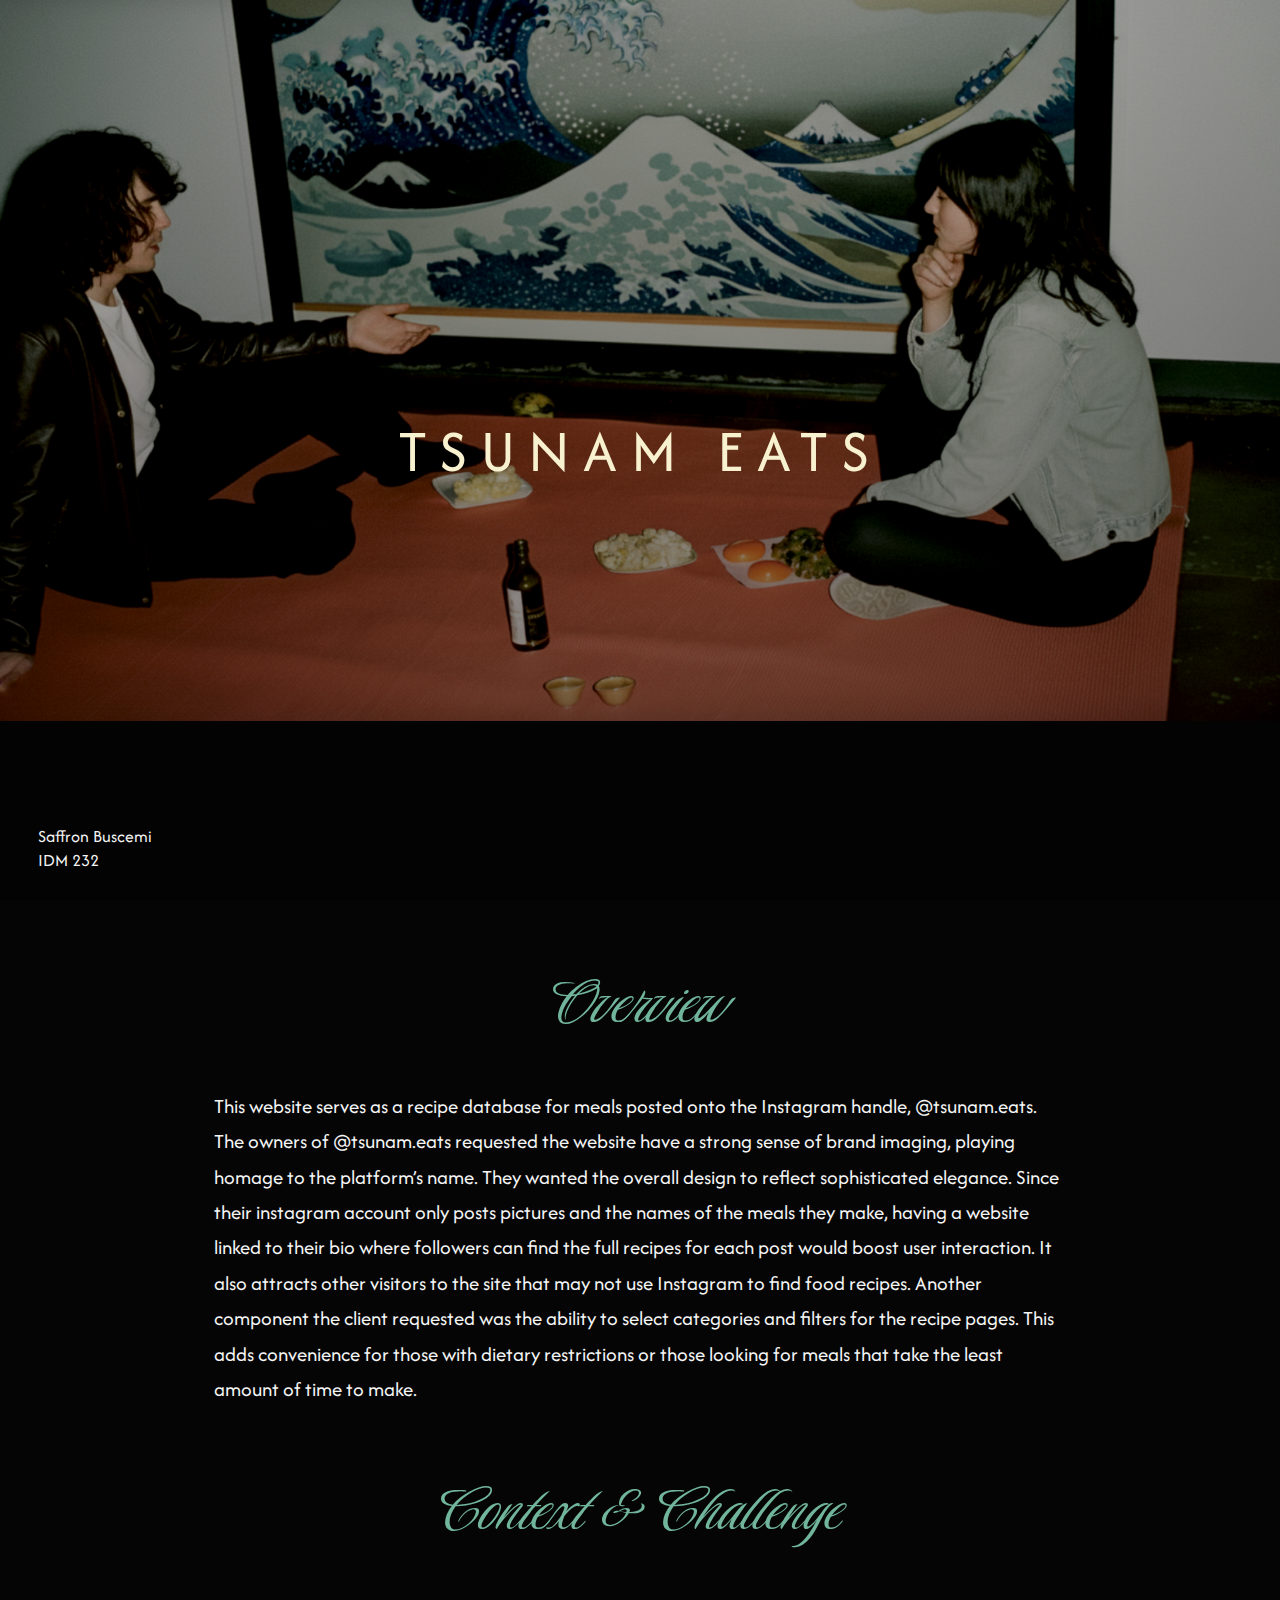
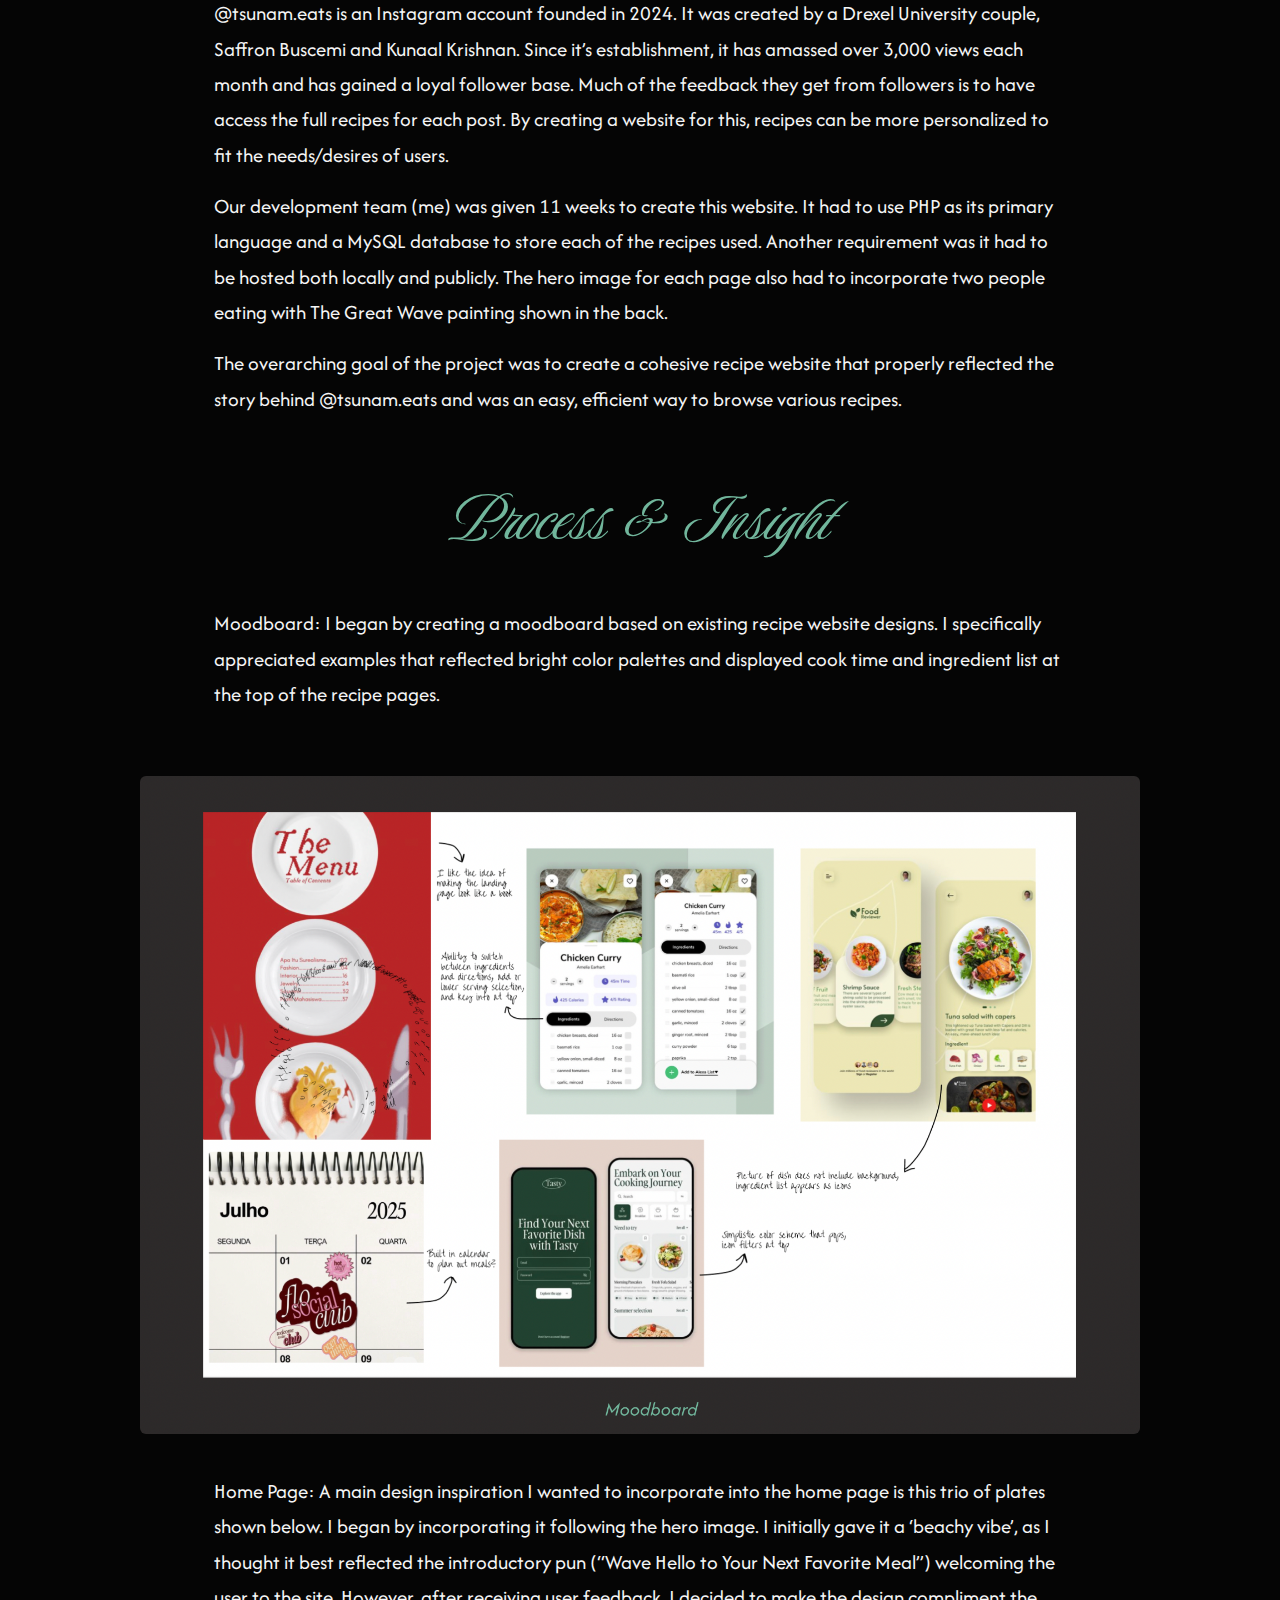
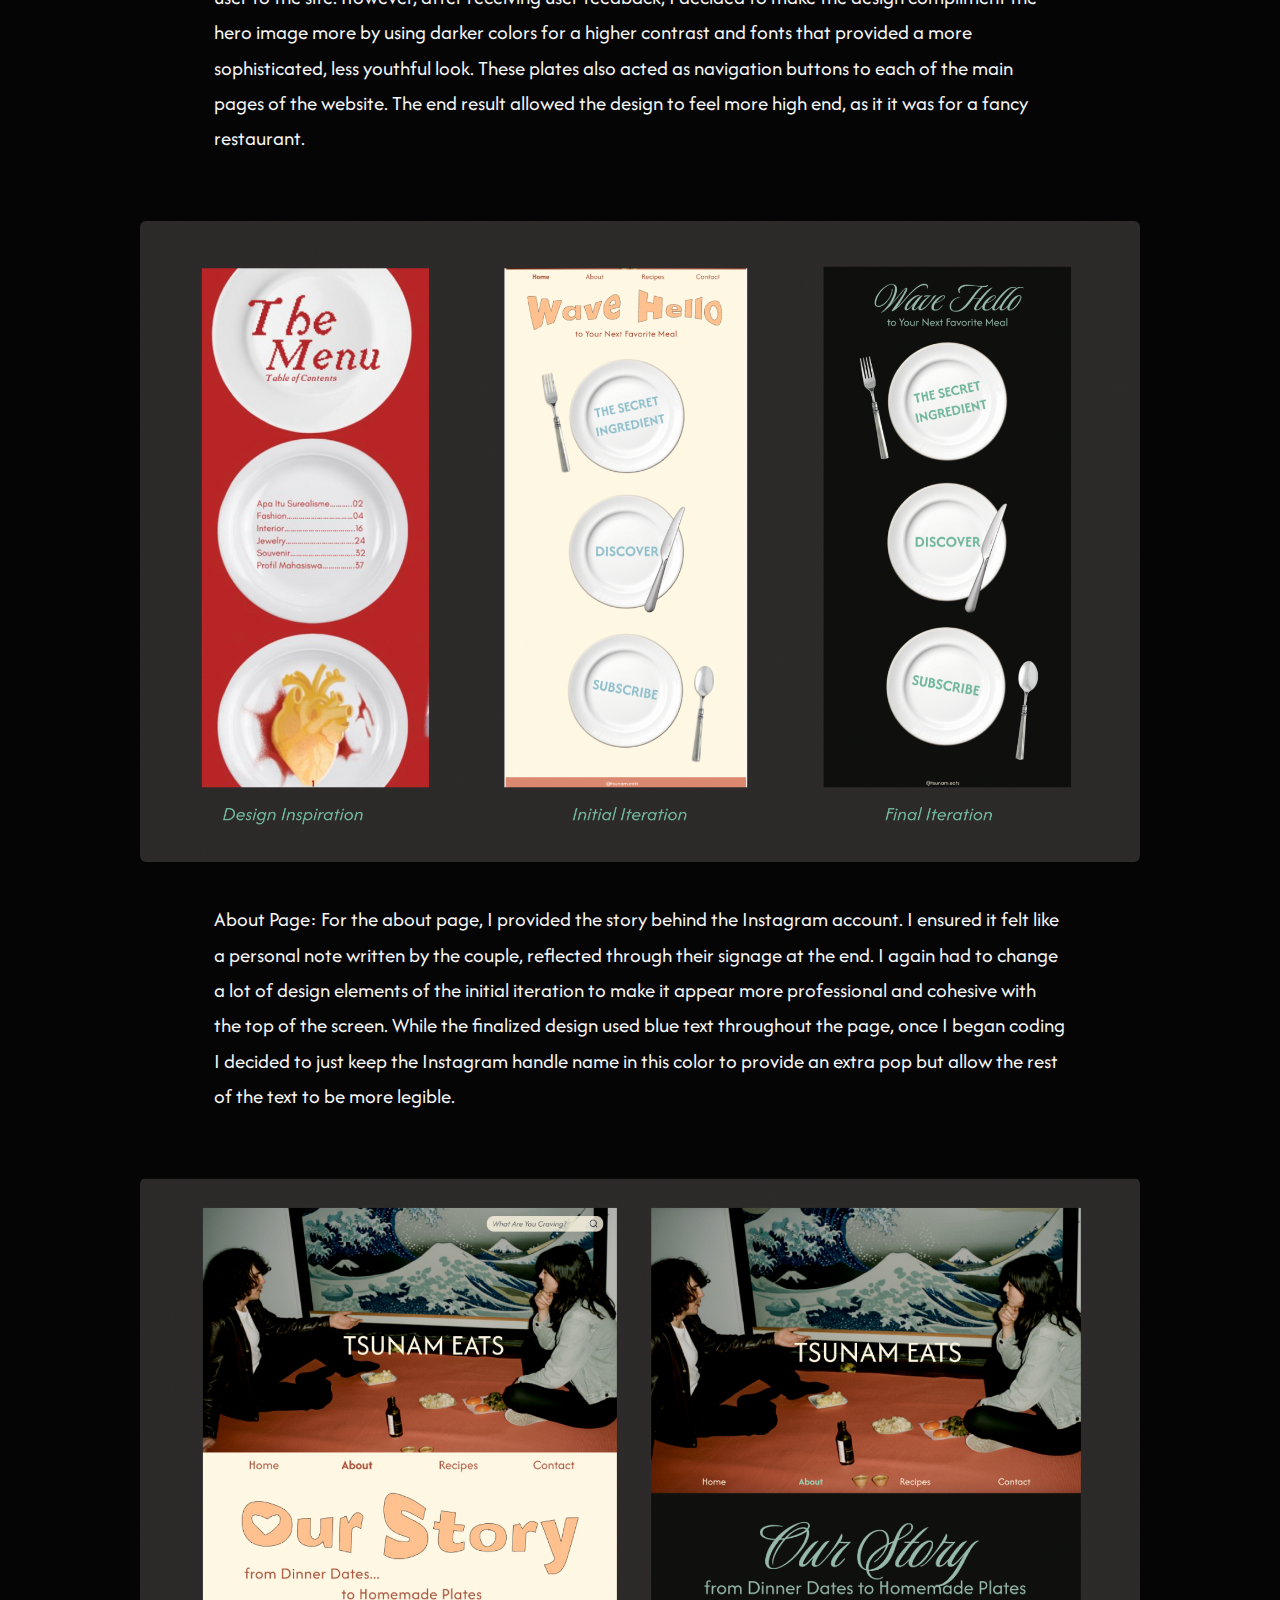
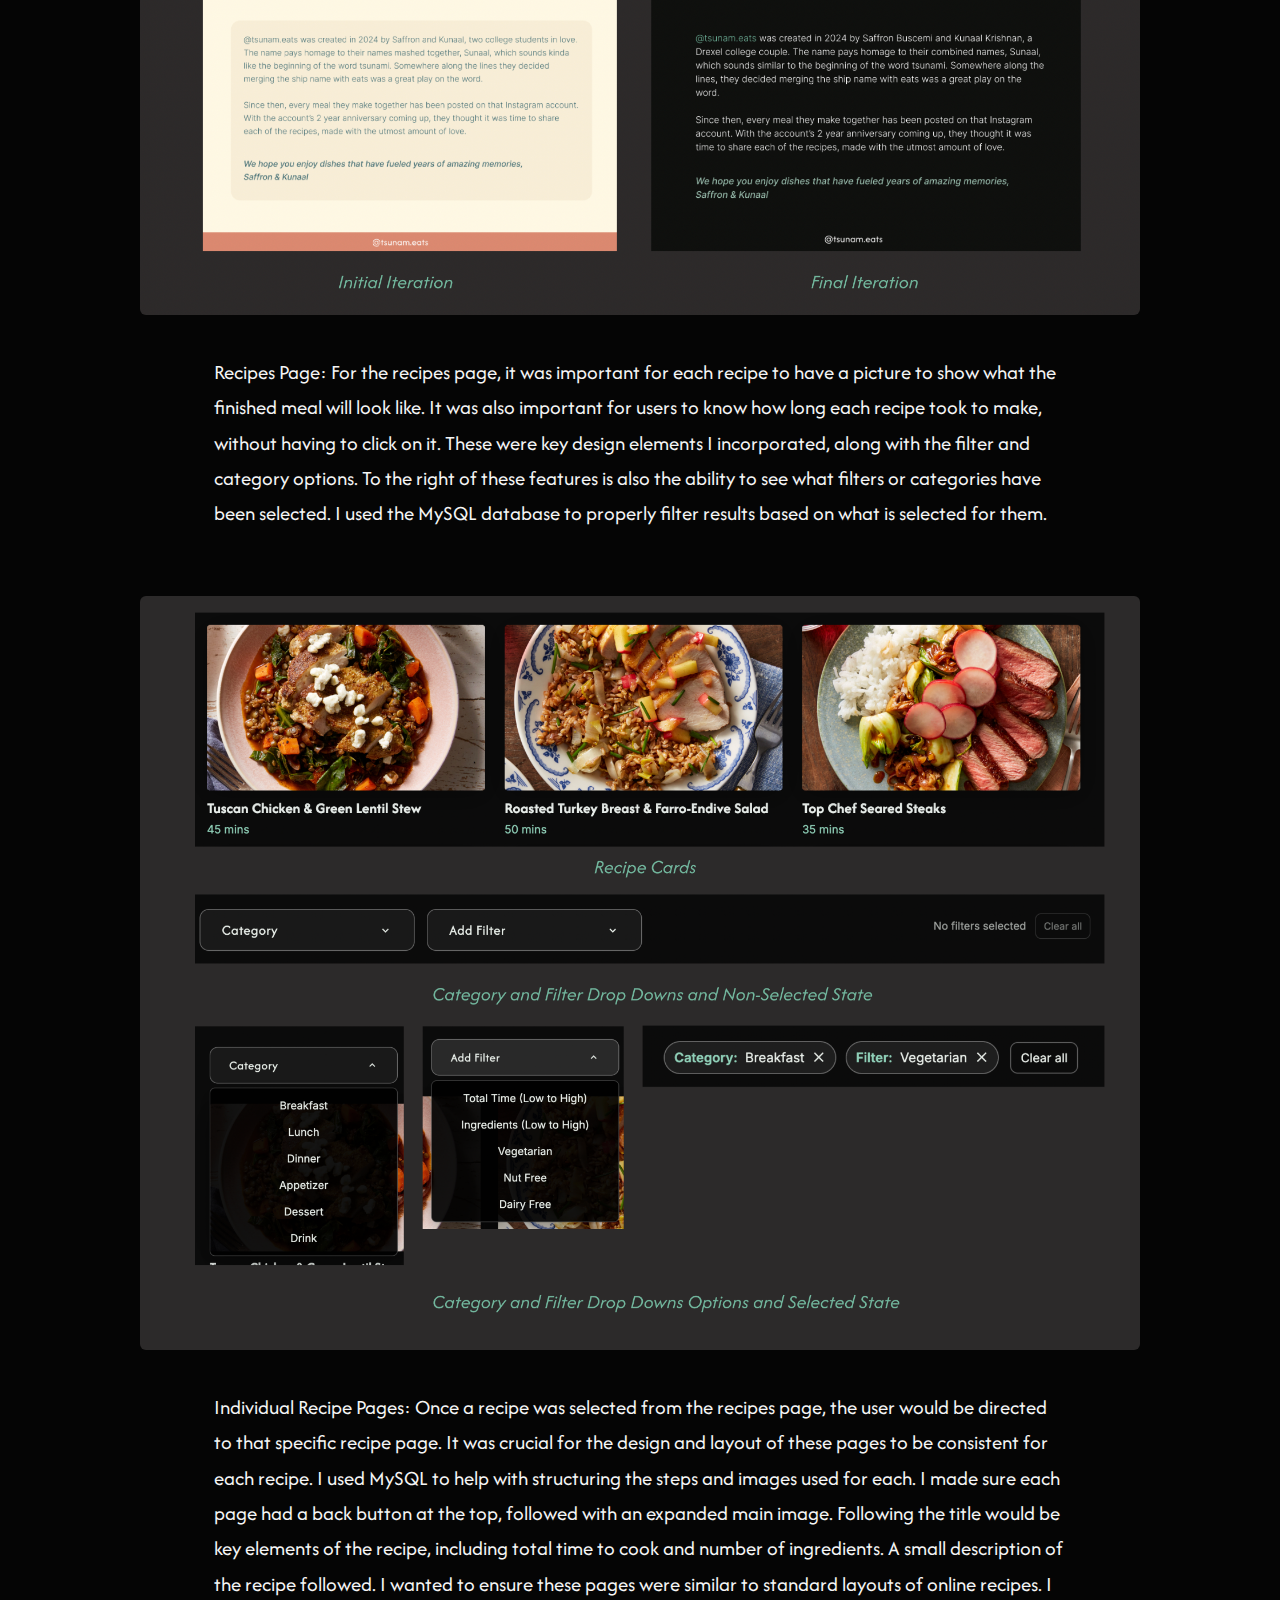
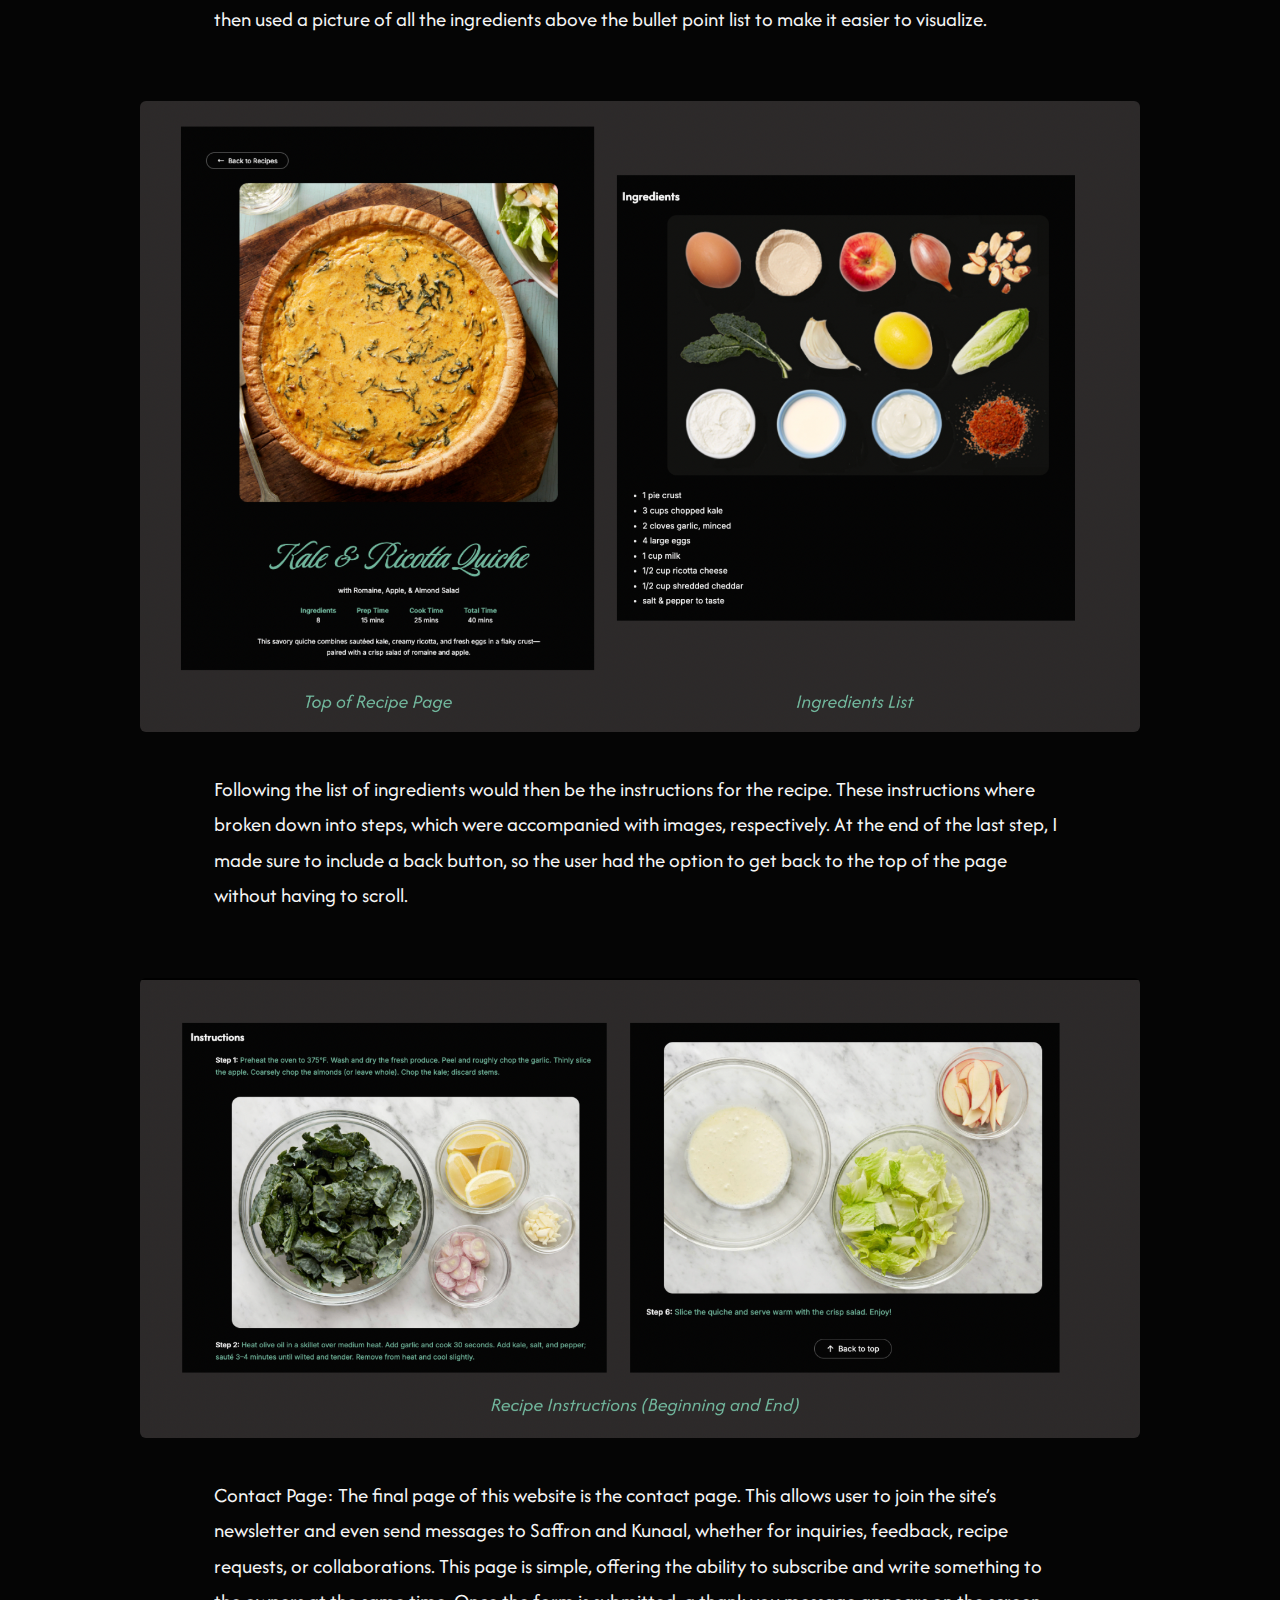
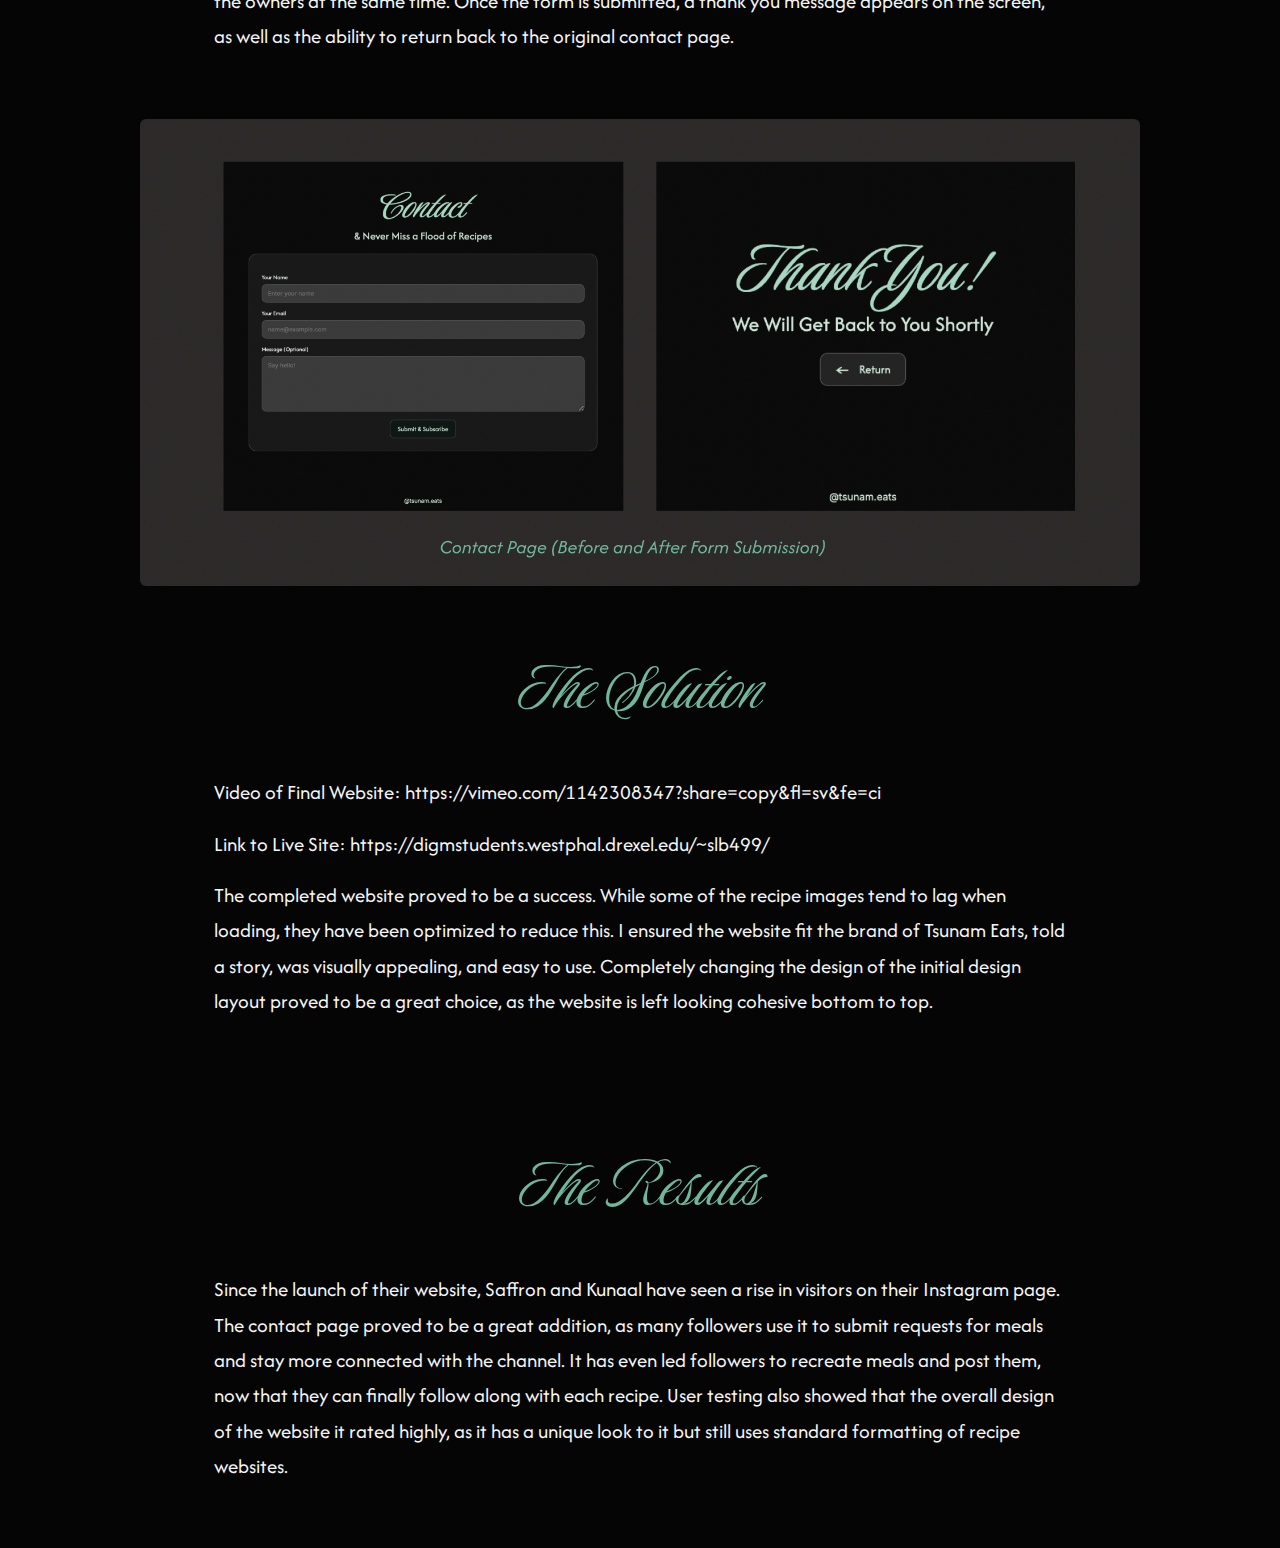
<file: CS.html>
<!DOCTYPE html>
<html lang="en">
<head>
  <meta charset="UTF-8" />
  <meta name="viewport" content="width=device-width, initial-scale=1.0" />
  <title>Tsunam Eats • IDM 232 Case Study</title>

  <link href="https://fonts.googleapis.com/css2?family=Luxurious+Script&family=Afacad:wght@300;400;600&display=swap" rel="stylesheet" />
  <link rel="stylesheet" href="CS.css" />
</head>
<body>
  <div class="cs-wrapper">

    <section class="hero-slide">
      <img src="images/hero.jpg" alt="Tsunam Eats hero" class="hero-img" />

      <div class="hero-overlay"></div>

      <div class="hero-title">
        TSUNAM EATS
      </div>

      <div class="hero-credit">
        <span>Saffron Buscemi</span><br />
        <span>IDM 232</span>
      </div>
    </section>
    <div class="cs-text">
        <h2>Overview</h2>
        <p>
        This website serves as a recipe database for meals posted onto the Instagram handle, 
        @tsunam.eats. The owners of @tsunam.eats requested the website have a strong sense of 
        brand imaging, playing homage to the platform’s name.  They wanted the overall design 
        to reflect sophisticated elegance. Since their instagram account only posts pictures 
        and the names of the meals they make, having a website linked to their bio where 
        followers can find the full recipes for each post would boost user interaction. 
        It also attracts other visitors to the site that may not use Instagram to find 
        food recipes. Another component the client requested was the ability to select 
        categories and filters for the recipe pages. This adds convenience for those with 
        dietary restrictions or those looking for meals that take the least amount of time
        to make. 
        </p>
      </div>
    </section>
    <div class="cs-text">
        <h2>Context & Challenge</h2>
        <p>
            @tsunam.eats is an Instagram account founded in 2024. It was created by a Drexel 
            University couple, Saffron Buscemi and Kunaal Krishnan. Since it’s establishment, 
            it has amassed over 3,000 views each month and has gained a loyal follower base.
             Much of the feedback they get from followers is to have access the full recipes 
             for each post. By creating a website for this, recipes can be more personalized 
             to fit the needs/desires of users. 
        </p>
        <p>
            Our development team (me) was given 11 weeks to create this website. It had to use 
            PHP as its primary language and a MySQL database to store each of the recipes used. 
            Another requirement was it had to be hosted both locally and publicly. The hero image 
            for each page also had to incorporate two people eating with The Great Wave painting 
            shown in the back. 
        </p>
        <p>
            The overarching goal of the project was to create a cohesive recipe website that properly
            reflected the story behind @tsunam.eats and was an easy, efficient way to browse various
            recipes. 
        </p>
      </div>
    </section>
</section>
<section class="cs-section">
<div class="cs-text">
    <h2>Process & Insight</h2>
    <p>
        Moodboard: I began by creating a moodboard based on existing recipe website designs. I specifically
        appreciated examples that reflected bright color palettes and displayed cook time and ingredient 
        list at the top of the recipe pages.  
    </p>
  </div>
</section>
    <section class="cs-section">
      <img src="images/image1.jpg" alt="Tsunam Eats moodboard" class="full-img" />
      <div class="cs-text">
      <h2></h2>
        <p>
        Home Page: A main design inspiration I wanted to incorporate into the home page is this trio of plates
        shown below. I began by incorporating it following the hero image. I initially gave it a ‘beachy vibe’,
        as I thought it best reflected the introductory pun (“Wave Hello to Your Next Favorite Meal”) welcoming
        the user to the site. However, after receiving user feedback, I decided to make the design compliment 
        the hero image more by using darker colors for a higher contrast and fonts that provided a more 
        sophisticated, less youthful look. These plates also acted as navigation buttons to each of the main 
        pages of the website. The end result allowed the design to feel more high end, as it it was for a fancy 
        restaurant. 
        </p>
        </div>
    </section>


    <section class="cs-section">
      <img src="images/image2.jpg" alt="Home page design iterations" class="full-img" />

      <div class="cs-text">
        <h2></h2>
        <p>
        About Page: For the about page, I provided the story behind the Instagram account. I ensured 
        it felt like a personal note written by the couple, reflected through their signage at the end. 
        I again had to change a lot of design elements  of the initial iteration to make it appear more 
        professional and cohesive with the top of the screen. While the finalized design used blue text 
        throughout the page, once I began coding I decided to just keep the Instagram handle name in this 
        color to provide an extra pop but allow the rest of the text to be more legible. 
        </p>
      </div>
    </section>

    <section class="cs-section">
      <img src="images/image3.jpg" alt="About page design iterations" class="full-img" />

      <div class="cs-text">
        <h2></h2>
        <p>
        Recipes Page: For the recipes page, it was important for each recipe to have a picture to show what 
        the finished meal will look like. It was also important for users to know how long each recipe took 
        to make, without having to click on it. These were key design elements I incorporated, along with  
        the filter and category options. To the right of these features is also the ability to see what filters
        or categories have been selected. I used the MySQL database to properly filter results based on what is 
        selected for them. 
        </p>
      </div>
    </section>

    <section class="cs-section">
      <img src="images/image4.jpg" alt="Recipe cards and filter UI" class="full-img" />

      <div class="cs-text">
        <h2></h2>
        <p>
        Individual Recipe Pages: Once a recipe was selected from the recipes page, the user would be directed to that 
        specific recipe page. It was crucial for the design and layout of these pages to be consistent for each recipe. 
        I used MySQL to help with structuring the steps and images used for each.  I made sure each page had a back 
        button at the top, followed with an expanded main image. Following the title would be key elements of the recipe, 
        including total time to cook and number of ingredients. A small description of the recipe followed. I wanted to 
        ensure these pages were similar to standard layouts of online recipes. I then used a picture of all the ingredients 
        above the bullet point list to make it easier to visualize. 
        </p>
      </div>
    </section>

    <section class="cs-section">
      <img src="images/image5.jpg" alt="Recipe top section and ingredients layout" class="full-img" />

      <div class="cs-text">
        <h2></h2>
        <p>
        Following the list of ingredients would then be the instructions for the recipe. These instructions where broken down 
        into steps, which were accompanied with images, respectively. At the end of the last step, I made sure to include a back 
        button, so the user had the option to get back to the top of the page without having to scroll.
        </p>
      </div>
    </section>

    <section class="cs-section">
      <img src="images/image6.jpg" alt="Recipe instruction steps" class="full-img" />

      <div class="cs-text">
        <h2></h2>
        <p>
        Contact Page: The final page of this website is the contact page. This allows user to join the site’s newsletter and even 
        send messages to Saffron and Kunaal, whether for inquiries, feedback, recipe requests, or collaborations.  This page is simple, 
        offering the ability to subscribe and write something to the owners at the same time. Once the form is submitted, a thank you 
        message appears on the screen, as well as the ability to return back to the original contact page.
        </p>
      </div>
    </section>


    <section class="cs-section">
      <img src="images/image7.jpg" alt="Contact page and thank you state" class="full-img" />

      <div class="cs-text">
        <h2>The Solution</h2>
        <p>
        Video of Final Website: https://vimeo.com/1142308347?share=copy&fl=sv&fe=ci
        </p>
        <p>
        Link to Live Site: https://digmstudents.westphal.drexel.edu/~slb499/
        </p>
        <p>
        The completed website proved to be a success. While some of the recipe images tend to lag when loading, they have been optimized 
        to reduce this. I ensured the website fit the brand of Tsunam Eats, told a story, was visually appealing, and easy to use. 
        Completely changing the design of the initial design layout proved to be a great choice, as the website is left looking cohesive 
        bottom to top. 
        </p>
      </div>
    </section>

    <section class="cs-section">
        <div class="cs-text">
          <h2>The Results</h2>
          <p>
            Since the launch of their website, Saffron and Kunaal have seen a rise in visitors on their Instagram page. The contact page 
            proved to be a great addition, as many followers use it to submit requests for meals and stay more connected with the channel. 
            It has even led followers to recreate meals and post them, now that they can finally follow along with each recipe. 
            User testing also showed that the overall design of the website it rated highly, as it has a unique look to it but still 
            uses standard formatting of recipe websites. 
          </p>
        </div>
      </section>

  </div>
</body>
</html>
</file>
<file: styles.css>
:root {
    --mint: #71b69c;
    --bg: #050505;
    --text-light: #f5f5f5;
  }
  
  *,
  *::before,
  *::after {
    box-sizing: border-box;
    margin: 0;
    padding: 0;
  }
  
  html,
  body {
    height: 100%;
  }
  
  body {
    background: var(--bg);
    color: var(--text-light);
    font-family: "Afacad", system-ui, -apple-system, BlinkMacSystemFont, "Segoe UI",
      sans-serif;
  }
  
  .cs-link {
    color: #71B69C;
    text-decoration: none;
    font-weight: 600;
  }
  
  .cs-link:hover {
    text-decoration: underline;
  }
  
  .cs-wrapper {
    max-width: 1440px;
    margin: 0 auto;
    background: var(--bg);
  }
  
  .hero-slide {
    position: relative;
    min-height: 100vh;
    overflow: hidden;
  }
  
  .hero-img {
    width: 100%;
    height: 100%;
    object-fit: cover;
    display: block;
  }
  
  .hero-overlay {
    position: absolute;
    inset: 0;
    background: linear-gradient(
      to bottom,
      rgba(0, 0, 0, 0.15),
      rgba(0, 0, 0, 0.5)
    );
  }
  
  .hero-title {
    position: absolute;
    inset: 0;
    display: flex;
    align-items: center;
    justify-content: center;
    font-family: "Afacad", system-ui, sans-serif;
    font-weight: 400;
    letter-spacing: 0.22em;
    font-size: clamp(3.8rem, 4vw, 5rem);
    text-transform: uppercase;
    color: #f8f1d0;
    text-align: center;
  }
  
  .hero-credit {
    position: absolute;
    left: 3vw;
    bottom: 3vh;
    font-family: "Afacad", system-ui, sans-serif;
    font-size: 1.1rem;
    line-height: 1.4;
  }
  
  
  .cs-section {
    background: var(--bg);
    padding-bottom: 4rem;
  }
  
  .full-img {
    width: 85%;
    max-width: 1000px;
    margin: 0 auto;
    display: block;
    border-radius: 6px;
  }
  
  
  .cs-text {
    max-width: 900px;
    margin: 2.5rem auto 0;
    padding: 0 1.5rem 0;
    font-size: 1.3rem;
    line-height: 1.7;
  }
  
  .cs-text h2 {
    font-family: "Luxurious Script", cursive;
    font-size: 4.6rem;
    font-weight: 300;
    color: var(--mint);
    text-align: center;
    margin-bottom: 1.5rem;
  }
  
  .cs-text p + p {
    margin-top: 1rem;
  }
  
  /* Responsive tweaks */
  
  @media (max-width: 768px) {
    .hero-slide {
      min-height: 90vh;
    }
  
    .full-img {
        width: 92%;
      }
    .hero-credit {
      font-size: 0.95rem;
    }
  
    .cs-text {
      margin-top: 2rem;
      font-size: 1rem;
    }
  
    .cs-text h2 {
      font-size: 2.2rem;
    }
  }
</file>
<file: case-study.css>
:root {
    --mint: #71b69c;
    --bg: #050505;
    --text-light: #f5f5f5;
  }
  
  *,
  *::before,
  *::after {
    box-sizing: border-box;
    margin: 0;
    padding: 0;
  }
  
  html,
  body {
    height: 100%;
  }
  
  body {
    background: var(--bg);
    color: var(--text-light);
    font-family: "Afacad", system-ui, -apple-system, BlinkMacSystemFont, "Segoe UI",
      sans-serif;
  }
  
  .cs-wrapper {
    max-width: 1440px;
    margin: 0 auto;
    background: var(--bg);
  }
  
  .hero-slide {
    position: relative;
    min-height: 100vh;
    overflow: hidden;
  }
  
  .hero-img {
    width: 100%;
    height: 100%;
    object-fit: cover;
    display: block;
  }
  
  .hero-overlay {
    position: absolute;
    inset: 0;
    background: linear-gradient(
      to bottom,
      rgba(0, 0, 0, 0.15),
      rgba(0, 0, 0, 0.5)
    );
  }
  
  .hero-title {
    position: absolute;
    inset: 0;
    display: flex;
    align-items: center;
    justify-content: center;
    font-family: "Afacad", system-ui, sans-serif;
    font-weight: 400;
    letter-spacing: 0.22em;
    font-size: clamp(3.8rem, 4vw, 5rem);
    text-transform: uppercase;
    color: #f8f1d0;
    text-align: center;
  }
  
  .hero-credit {
    position: absolute;
    left: 3vw;
    bottom: 3vh;
    font-family: "Afacad", system-ui, sans-serif;
    font-size: 1.1rem;
    line-height: 1.4;
  }
  
  
  .cs-section {
    background: var(--bg);
    padding-bottom: 4rem;
  }
  
  .full-img {
    width: 85%;
    max-width: 1000px;
    margin: 0 auto;
    display: block;
    border-radius: 6px;
  }
  
  
  .cs-text {
    max-width: 900px;
    margin: 2.5rem auto 0;
    padding: 0 1.5rem 0;
    font-size: 1.3rem;
    line-height: 1.7;
  }
  
  .cs-text h2 {
    font-family: "Luxurious Script", cursive;
    font-size: 4.6rem;
    font-weight: 300;
    color: var(--mint);
    text-align: center;
    margin-bottom: 1.5rem;
  }
  
  .cs-text p + p {
    margin-top: 1rem;
  }
  
  /* Responsive tweaks */
  
  @media (max-width: 768px) {
    .hero-slide {
      min-height: 90vh;
    }
  
    .full-img {
        width: 92%;
      }
    .hero-credit {
      font-size: 0.95rem;
    }
  
    .cs-text {
      margin-top: 2rem;
      font-size: 1rem;
    }
  
    .cs-text h2 {
      font-size: 2.2rem;
    }
  }
</file>
<file: CS.css>
:root {
    --mint: #71b69c;
    --bg: #050505;
    --text-light: #f5f5f5;
  }
  
  *,
  *::before,
  *::after {
    box-sizing: border-box;
    margin: 0;
    padding: 0;
  }
  
  html,
  body {
    height: 100%;
  }
  
  body {
    background: var(--bg);
    color: var(--text-light);
    font-family: "Afacad", system-ui, -apple-system, BlinkMacSystemFont, "Segoe UI",
      sans-serif;
  }
  
  .cs-wrapper {
    max-width: 1440px;
    margin: 0 auto;
    background: var(--bg);
  }
  
  .hero-slide {
    position: relative;
    min-height: 100vh;
    overflow: hidden;
  }
  
  .hero-img {
    width: 100%;
    height: 100%;
    object-fit: cover;
    display: block;
  }
  
  .hero-overlay {
    position: absolute;
    inset: 0;
    background: linear-gradient(
      to bottom,
      rgba(0, 0, 0, 0.15),
      rgba(0, 0, 0, 0.5)
    );
  }
  
  .hero-title {
    position: absolute;
    inset: 0;
    display: flex;
    align-items: center;
    justify-content: center;
    font-family: "Afacad", system-ui, sans-serif;
    font-weight: 400;
    letter-spacing: 0.22em;
    font-size: clamp(3.8rem, 4vw, 5rem);
    text-transform: uppercase;
    color: #f8f1d0;
    text-align: center;
  }
  
  .hero-credit {
    position: absolute;
    left: 3vw;
    bottom: 3vh;
    font-family: "Afacad", system-ui, sans-serif;
    font-size: 1.1rem;
    line-height: 1.4;
  }
  
  
  .cs-section {
    background: var(--bg);
    padding-bottom: 4rem;
  }
  
  .full-img {
    width: 85%;
    max-width: 1000px;
    margin: 0 auto;
    display: block;
    border-radius: 6px;
  }
  
  
  .cs-text {
    max-width: 900px;
    margin: 2.5rem auto 0;
    padding: 0 1.5rem 0;
    font-size: 1.3rem;
    line-height: 1.7;
  }
  
  .cs-text h2 {
    font-family: "Luxurious Script", cursive;
    font-size: 4.6rem;
    font-weight: 300;
    color: var(--mint);
    text-align: center;
    margin-bottom: 1.5rem;
  }
  
  .cs-text p + p {
    margin-top: 1rem;
  }
  
  /* Responsive tweaks */
  
  @media (max-width: 768px) {
    .hero-slide {
      min-height: 90vh;
    }
  
    .full-img {
        width: 92%;
      }
    .hero-credit {
      font-size: 0.95rem;
    }
  
    .cs-text {
      margin-top: 2rem;
      font-size: 1rem;
    }
  
    .cs-text h2 {
      font-size: 2.2rem;
    }
  }
</file>
